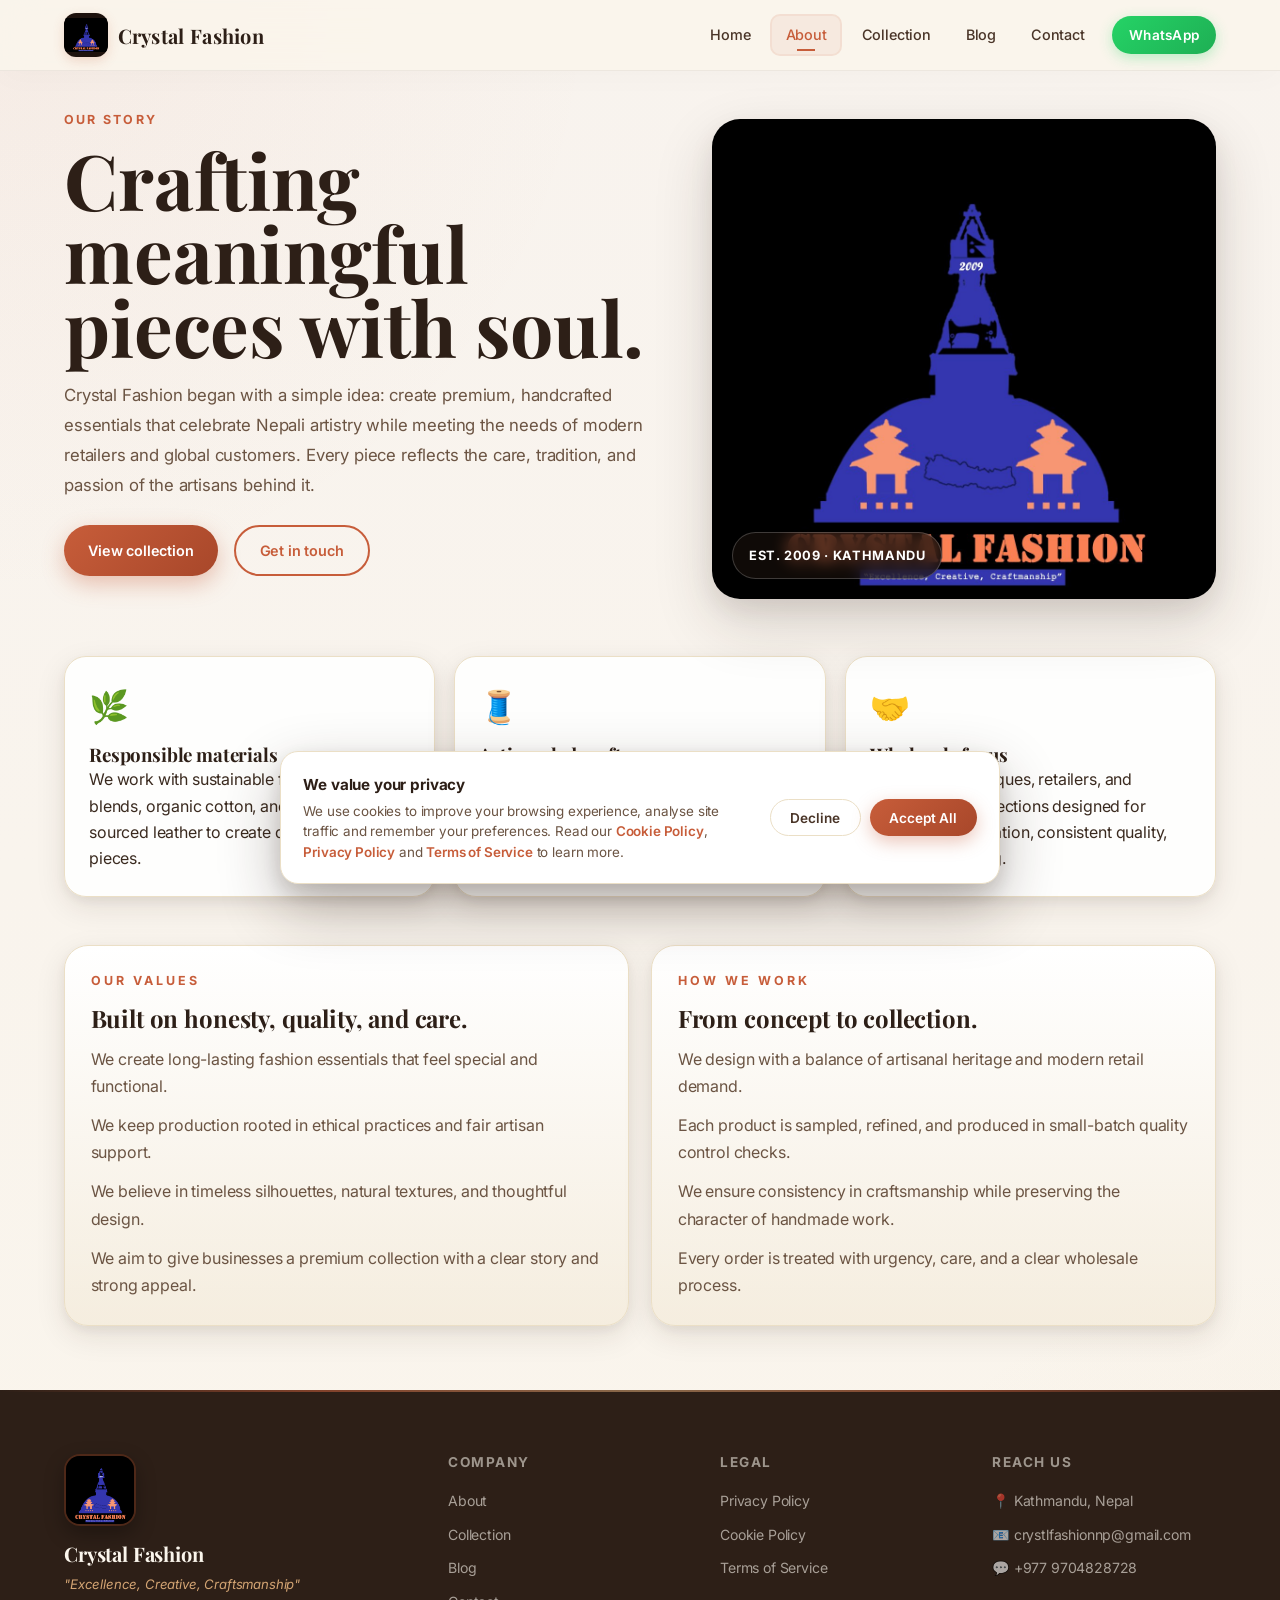
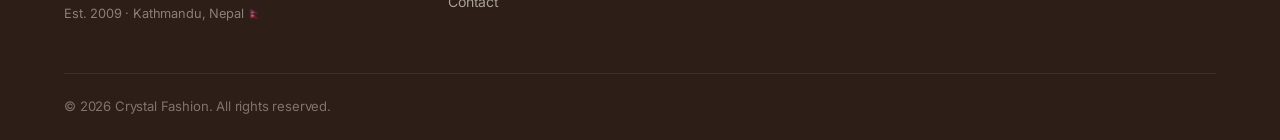
<file: about.html>
<!DOCTYPE html>
<html lang="en">
<head>
    <meta charset="UTF-8">
    <meta name="viewport" content="width=device-width, initial-scale=1.0">
    <meta name="description" content="Learn the story behind Crystal Fashion — our artisans, values, and craftsmanship from Kathmandu, Nepal, creating premium handcrafted fashion for wholesale buyers around the world.">
    <meta name="keywords" content="about Crystal Fashion, handcrafted fashion Nepal, artisan fashion story, Kathmandu fashion brand, sustainable craftsmanship">
    <meta name="robots" content="index, follow">
    <meta name="theme-color" content="#c75d3a">
    <meta property="og:title" content="About Crystal Fashion | Handcrafted Fashion from Nepal">
    <meta property="og:description" content="Our story, heritage, and craftsmanship from Kathmandu, Nepal.">
    <meta property="og:image" content="https://www.crystalfashionnepal.com/images/logo.png">
    <meta property="og:url" content="https://www.crystalfashionnepal.com/about.html">
    <meta name="twitter:card" content="summary_large_image">
    <link rel="canonical" href="https://www.crystalfashionnepal.com/about.html">
    <link rel="manifest" href="site.webmanifest">
    <title>About Us · Crystal Fashion</title>
    <link rel="icon" type="image/png" href="images/logo.png">
    <link href="https://fonts.googleapis.com/css2?family=Playfair+Display:ital,wght@0,400;0,600;0,700;0,900;1,400&family=Inter:wght@300;400;500;600;700&display=swap" rel="stylesheet">
    <link rel="stylesheet" href="css/style.css">
    <style>
        .about-page .main-wrap { max-width: 1200px; margin: 0 auto; padding: 110px 1.5rem 4rem; }
        .about-hero {
            display: grid;
            grid-template-columns: 1.1fr 0.9fr;
            gap: 2rem;
            align-items: center;
            margin-bottom: 3rem;
        }
        .about-hero-copy h1 {
            font-size: clamp(2.7rem, 6vw, 4.8rem);
            line-height: 0.96;
            margin-bottom: 1rem;
        }
        .about-hero-copy p {
            color: var(--brown-soft);
            font-size: 1.05rem;
            line-height: 1.8;
            max-width: 620px;
        }
        .about-hero-visual {
            position: relative;
            min-height: 480px;
        }
        .about-hero-visual img {
            width: 100%;
            height: 100%;
            min-height: 480px;
            object-fit: cover;
            border-radius: 28px;
            box-shadow: var(--shadow-lg);
        }
        .about-badge {
            position: absolute;
            left: 20px;
            bottom: 20px;
            background: rgba(25,17,12,0.6);
            border: 1px solid rgba(255,255,255,0.2);
            backdrop-filter: blur(8px);
            color: #fff;
            padding: 0.75rem 1rem;
            font-size: 0.8rem;
            font-weight: 700;
            border-radius: 999px;
            letter-spacing: 0.05em;
            text-transform: uppercase;
        }
        .about-grid { display: grid; grid-template-columns: repeat(3, minmax(0,1fr)); gap: 1.2rem; margin: 1.5rem 0 3rem; }
        .about-card {
            background: rgba(255,255,255,0.9);
            border: 1px solid var(--border);
            border-radius: 22px;
            padding: 1.5rem;
            box-shadow: var(--shadow-md);
        }
        .about-card .icon { font-size: 2rem; margin-bottom: 0.6rem; }
        .about-sections { display: grid; grid-template-columns: 1fr 1fr; gap: 1.4rem; }
        .about-panel {
            background: linear-gradient(180deg, #fff 0%, rgba(243,234,217,0.7) 100%);
            border: 1px solid var(--border);
            border-radius: 24px;
            padding: 1.6rem;
            box-shadow: var(--shadow-md);
        }
        .about-panel ul { margin-top: 0.8rem; display: grid; gap: 0.75rem; }
        .about-panel li { color: var(--brown-soft); line-height: 1.7; }
        @media (max-width: 840px) {
            .about-hero, .about-grid, .about-sections { grid-template-columns: 1fr; }
        }
    </style>
</head>
<body class="about-page luxury-page">
    <header class="header sticky-header" id="mainHeader">
        <div class="header-container">
            <a href="index.html#home" class="logo">
                <div class="logo-img-wrap"><img src="images/logo.png" alt="Crystal Fashion Logo" class="logo-img"></div>
                <span class="logo-text">Crystal Fashion</span>
            </a>
            <nav class="nav-menu" id="navMenu">
                <a href="index.html#home" class="nav-link">Home</a>
                <a href="index.html#about" class="nav-link active">About</a>
                <a href="index.html#products" class="nav-link">Collection</a>
                <a href="index.html#blog" class="nav-link">Blog</a>
                <a href="index.html#contact" class="nav-link">Contact</a>
                <a href="https://wa.me/9779704828728" class="nav-whatsapp" target="_blank" rel="noopener">WhatsApp</a>
            </nav>
            <button class="mobile-menu-btn" id="mobileMenuBtn" aria-label="Toggle menu"><span></span><span></span><span></span></button>
        </div>
    </header>

    <main class="main-wrap">
        <section class="about-hero">
            <div class="about-hero-copy">
                <div class="section-label">Our Story</div>
                <h1>Crafting meaningful pieces with soul.</h1>
                <p>Crystal Fashion began with a simple idea: create premium, handcrafted essentials that celebrate Nepali artistry while meeting the needs of modern retailers and global customers. Every piece reflects the care, tradition, and passion of the artisans behind it.</p>
                <div class="hero-actions" style="margin-top:1.5rem;">
                    <a href="index.html#products" class="btn btn-primary">View collection</a>
                    <a href="index.html#contact" class="btn btn-secondary">Get in touch</a>
                </div>
            </div>
            <div class="about-hero-visual">
                <img src="images/logo.png" alt="Handcrafted Crystal Fashion collection">
                <span class="about-badge">Est. 2009 · Kathmandu</span>
            </div>
        </section>

        <section class="about-grid">
            <div class="about-card">
                <div class="icon">🌿</div>
                <h3>Responsible materials</h3>
                <p>We work with sustainable fibers, hemp blends, organic cotton, and carefully sourced leather to create durable, elevated pieces.</p>
            </div>
            <div class="about-card">
                <div class="icon">🧵</div>
                <h3>Artisan-led craft</h3>
                <p>Our products are shaped by generations of Nepali craftsmanship, traditional techniques, and skilled hand-finishing details.</p>
            </div>
            <div class="about-card">
                <div class="icon">🤝</div>
                <h3>Wholesale focus</h3>
                <p>We support boutiques, retailers, and resellers with collections designed for premium presentation, consistent quality, and easy ordering.</p>
            </div>
        </section>

        <section class="about-sections">
            <div class="about-panel">
                <div class="section-label">Our values</div>
                <h2>Built on honesty, quality, and care.</h2>
                <ul>
                    <li>We create long-lasting fashion essentials that feel special and functional.</li>
                    <li>We keep production rooted in ethical practices and fair artisan support.</li>
                    <li>We believe in timeless silhouettes, natural textures, and thoughtful design.</li>
                    <li>We aim to give businesses a premium collection with a clear story and strong appeal.</li>
                </ul>
            </div>
            <div class="about-panel">
                <div class="section-label">How we work</div>
                <h2>From concept to collection.</h2>
                <ul>
                    <li>We design with a balance of artisanal heritage and modern retail demand.</li>
                    <li>Each product is sampled, refined, and produced in small-batch quality control checks.</li>
                    <li>We ensure consistency in craftsmanship while preserving the character of handmade work.</li>
                    <li>Every order is treated with urgency, care, and a clear wholesale process.</li>
                </ul>
            </div>
        </section>
    </main>

    <footer class="footer">
        <div class="container">
            <div class="footer-grid">
                <div class="footer-brand">
                    <div class="footer-logo-wrap"><img src="images/logo.png" alt="Crystal Fashion Logo" class="footer-logo"></div>
                    <h3>Crystal Fashion</h3>
                    <p class="footer-tagline">"Excellence, Creative, Craftsmanship"</p>
                    <p class="footer-est">Est. 2009 · Kathmandu, Nepal 🇳🇵</p>
                </div>
                <div class="footer-section">
                    <h4>Company</h4>
                    <ul>
                        <li><a href="index.html#about">About</a></li>
                        <li><a href="index.html#products">Collection</a></li>
                        <li><a href="index.html#blog">Blog</a></li>
                        <li><a href="index.html#contact">Contact</a></li>
                    </ul>
                </div>
                <div class="footer-section">
                    <h4>Legal</h4>
                    <ul>
                        <li><a href="privacy.html">Privacy Policy</a></li>
                        <li><a href="cookies.html">Cookie Policy</a></li>
                        <li><a href="terms.html">Terms of Service</a></li>
                    </ul>
                </div>
                <div class="footer-section">
                    <h4>Reach us</h4>
                    <ul>
                        <li>📍 Kathmandu, Nepal</li>
                        <li>📧 <a href="mailto:crystlfashionnp@gmail.com">crystlfashionnp@gmail.com</a></li>
                        <li>💬 <a href="https://wa.me/9779704828728">+977 9704828728</a></li>
                    </ul>
                </div>
            </div>
            <div class="footer-bottom"><p>&copy; <span id="year"></span> Crystal Fashion. All rights reserved.</p></div>
        </div>
    </footer>

    <script>
        document.getElementById('year').textContent = new Date().getFullYear();
        const menu = document.getElementById('navMenu');
        const trigger = document.getElementById('mobileMenuBtn');
        if (menu && trigger) {
            trigger.addEventListener('click', () => {
                menu.classList.toggle('active');
                trigger.classList.toggle('open');
            });
        }
        window.addEventListener('scroll', () => document.getElementById('mainHeader')?.classList.toggle('scrolled', window.scrollY > 50), { passive: true });
    </script>
    <script src="js/cookie-consent.js"></script>
</body>
</html>
</file>
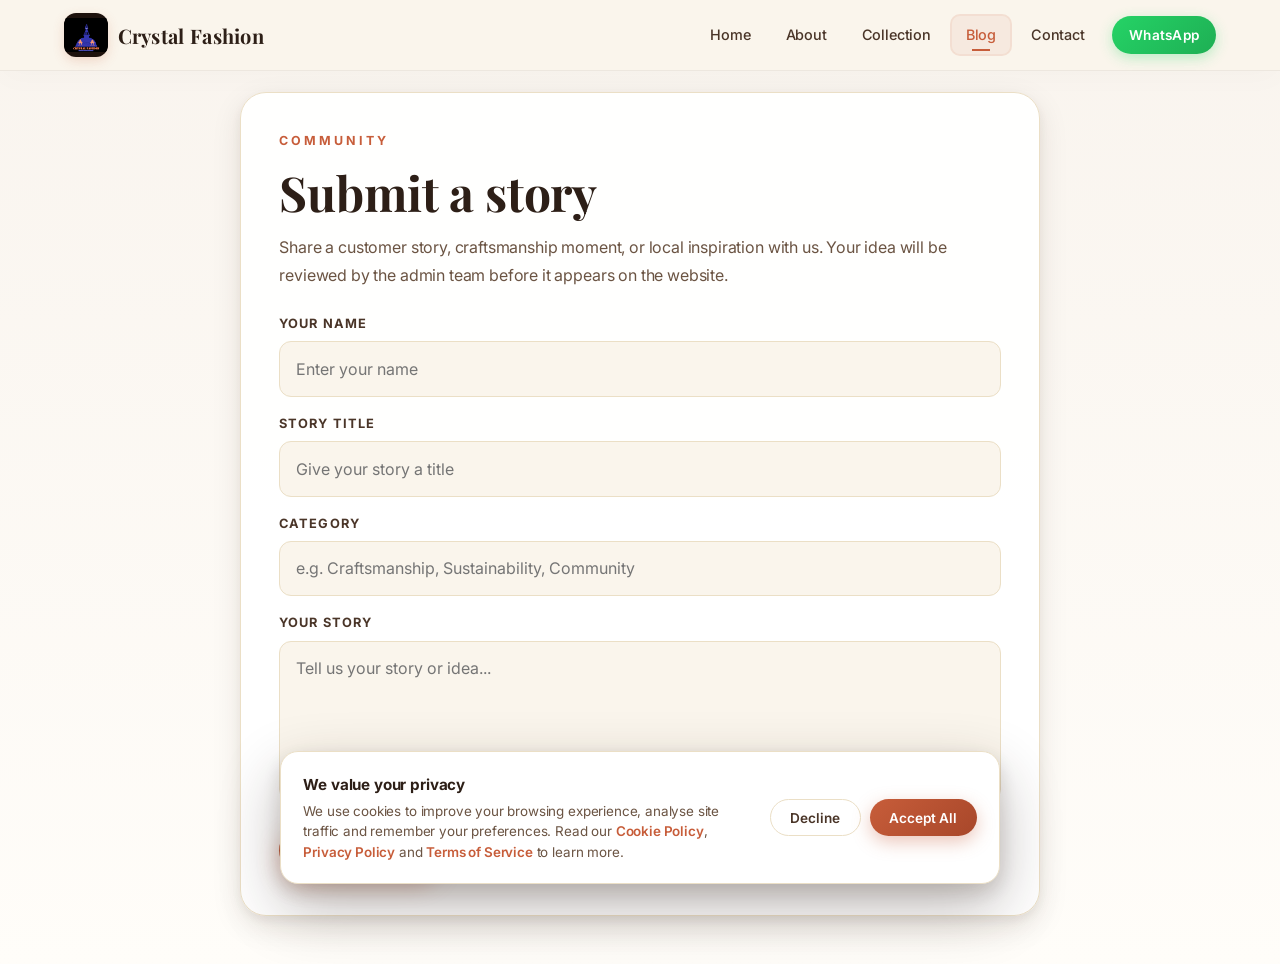
<file: blog-submit.html>
<!DOCTYPE html>
<html lang="en">
<head>
    <meta charset="UTF-8">
    <meta name="viewport" content="width=device-width, initial-scale=1.0">
    <meta name="description" content="Submit a story idea for review to Crystal Fashion's journal.">
    <meta name="robots" content="noindex, nofollow">
    <meta name="theme-color" content="#c75d3a">
    <title>Submit a Story · Crystal Fashion</title>
    <link rel="icon" type="image/png" href="images/logo.png">
    <link href="https://fonts.googleapis.com/css2?family=Playfair+Display:ital,wght@0,400;0,600;0,700;0,900&family=Inter:wght@300;400;500;600;700&display=swap" rel="stylesheet">
    <link rel="stylesheet" href="css/style.css">
    <style>
        body { background: linear-gradient(180deg, #f9f4ee 0%, #fffdf9 100%); }
        .submit-page { min-height: 100vh; padding-top: 92px; }
        .submit-wrap {
            max-width: 840px;
            margin: 0 auto;
            padding: 0 1.25rem 3rem;
        }
        .submit-card {
            background: rgba(255,255,255,0.96);
            border: 1px solid var(--border);
            border-radius: 26px;
            box-shadow: var(--shadow-md);
            padding: clamp(1.4rem, 3vw, 2.4rem);
        }
        .submit-card h1 {
            font-size: clamp(2rem, 5vw, 3rem);
            margin: 0.5rem 0 0.8rem;
        }
        .submit-card p { color: var(--brown-soft); line-height: 1.7; }
        .submit-form {
            display: grid;
            gap: 1rem;
            margin-top: 1.5rem;
        }
        .field { display: grid; gap: 0.45rem; }
        .field label {
            font-size: 0.8rem;
            letter-spacing: 0.08em;
            text-transform: uppercase;
            font-weight: 700;
            color: var(--brown-2);
        }
        .field input, .field textarea {
            width: 100%;
            border: 1.5px solid var(--border);
            background: var(--ivory);
            border-radius: 12px;
            padding: 0.85rem 1rem;
            font: inherit;
            color: var(--brown);
        }
        .field input:focus, .field textarea:focus {
            outline: none;
            border-color: var(--terracotta);
            background: #fff;
        }
        .field textarea { min-height: 160px; resize: vertical; }
        .submit-row {
            display: flex;
            gap: 0.8rem;
            flex-wrap: wrap;
            margin-top: 0.5rem;
        }
        .submit-status {
            display: none;
            margin-top: 1rem;
            padding: 0.9rem 1rem;
            border-radius: 12px;
            font-weight: 600;
        }
        .submit-status.show { display: block; }
        .submit-status.success {
            background: rgba(46,125,79,0.1);
            color: #1f5f3d;
            border: 1px solid rgba(46,125,79,0.25);
        }
        .submit-status.error {
            background: rgba(179,57,46,0.08);
            color: #9a2e25;
            border: 1px solid rgba(179,57,46,0.2);
        }
        @media (max-width: 700px) {
            .submit-page { padding-top: 84px; }
            .submit-card { padding: 1.2rem 1rem; }
            .submit-row { flex-direction: column; }
            .submit-row .btn { width: 100%; }
        }
    </style>
</head>
<body class="submit-page luxury-page">
    <header class="header sticky-header" id="mainHeader">
        <div class="header-container">
            <a href="index.html#home" class="logo">
                <div class="logo-img-wrap"><img src="images/logo.png" alt="Crystal Fashion Logo" class="logo-img"></div>
                <span class="logo-text">Crystal Fashion</span>
            </a>
            <nav class="nav-menu" id="navMenu">
                <a href="index.html#home" class="nav-link">Home</a>
                <a href="index.html#about" class="nav-link">About</a>
                <a href="index.html#products" class="nav-link">Collection</a>
                <a href="index.html#blog" class="nav-link active">Blog</a>
                <a href="index.html#contact" class="nav-link">Contact</a>
                <a href="https://wa.me/9779704828728" class="nav-whatsapp" target="_blank" rel="noopener">WhatsApp</a>
            </nav>
            <button class="mobile-menu-btn" id="mobileMenuBtn" aria-label="Toggle menu"><span></span><span></span><span></span></button>
        </div>
    </header>

    <main class="submit-wrap">
        <section class="submit-card">
            <div class="section-label" style="color: var(--terracotta);">Community</div>
            <h1>Submit a story</h1>
            <p>Share a customer story, craftsmanship moment, or local inspiration with us. Your idea will be reviewed by the admin team before it appears on the website.</p>

            <form id="blogSubmitForm" class="submit-form">
                <div class="field">
                    <label for="guestName">Your name</label>
                    <input id="guestName" type="text" maxlength="80" placeholder="Enter your name" required>
                </div>
                <div class="field">
                    <label for="guestTitle">Story title</label>
                    <input id="guestTitle" type="text" maxlength="120" placeholder="Give your story a title" required>
                </div>
                <div class="field">
                    <label for="guestCategory">Category</label>
                    <input id="guestCategory" type="text" maxlength="40" placeholder="e.g. Craftsmanship, Sustainability, Community" required>
                </div>
                <div class="field">
                    <label for="guestStory">Your story</label>
                    <textarea id="guestStory" maxlength="4000" placeholder="Tell us your story or idea..." required></textarea>
                </div>
                <div class="submit-row">
                    <button type="submit" class="btn btn-primary">Send for review</button>
                    <a href="index.html#blog" class="btn btn-secondary">Back to Blog</a>
                </div>
            </form>

            <div id="submitStatus" class="submit-status"></div>
        </section>
    </main>

    <script>
        const SUBMISSIONS_KEY = 'cf_blog_submissions';

        function loadSubmissions() {
            try {
                const stored = JSON.parse(localStorage.getItem(SUBMISSIONS_KEY) || 'null');
                return Array.isArray(stored) ? stored : [];
            } catch (e) {
                return [];
            }
        }

        function saveSubmissions(list) {
            localStorage.setItem(SUBMISSIONS_KEY, JSON.stringify(list));
        }

        document.addEventListener('DOMContentLoaded', function () {
            const menu = document.getElementById('navMenu');
            const trigger = document.getElementById('mobileMenuBtn');
            const header = document.getElementById('mainHeader');

            if (trigger && menu) {
                trigger.addEventListener('click', function () {
                    menu.classList.toggle('active');
                    trigger.classList.toggle('open');
                });
            }

            if (header) {
                window.addEventListener('scroll', function () {
                    header.classList.toggle('scrolled', window.scrollY > 50);
                }, { passive: true });
            }

            const form = document.getElementById('blogSubmitForm');
            const statusBox = document.getElementById('submitStatus');

            form.addEventListener('submit', function (e) {
                e.preventDefault();

                const author = document.getElementById('guestName').value.trim();
                const title = document.getElementById('guestTitle').value.trim();
                const category = document.getElementById('guestCategory').value.trim();
                const content = document.getElementById('guestStory').value.trim();

                if (!author || !title || !category || !content) {
                    statusBox.className = 'submit-status show error';
                    statusBox.textContent = 'Please fill in every field before submitting.';
                    return;
                }

                const submissions = loadSubmissions();
                const entry = {
                    id: Date.now(),
                    title: title,
                    author: author,
                    category: category,
                    date: new Date().toISOString().slice(0, 10),
                    image: '',
                    excerpt: content.slice(0, 180) + (content.length > 180 ? '...' : ''),
                    content: content
                };

                submissions.unshift(entry);
                saveSubmissions(submissions);

                statusBox.className = 'submit-status show success';
                statusBox.textContent = 'Your submission has been sent for admin approval. We will review it soon.';
                form.reset();
            });
        });
    </script>
    <script src="js/cookie-consent.js"></script>
</body>
</html>
</file>
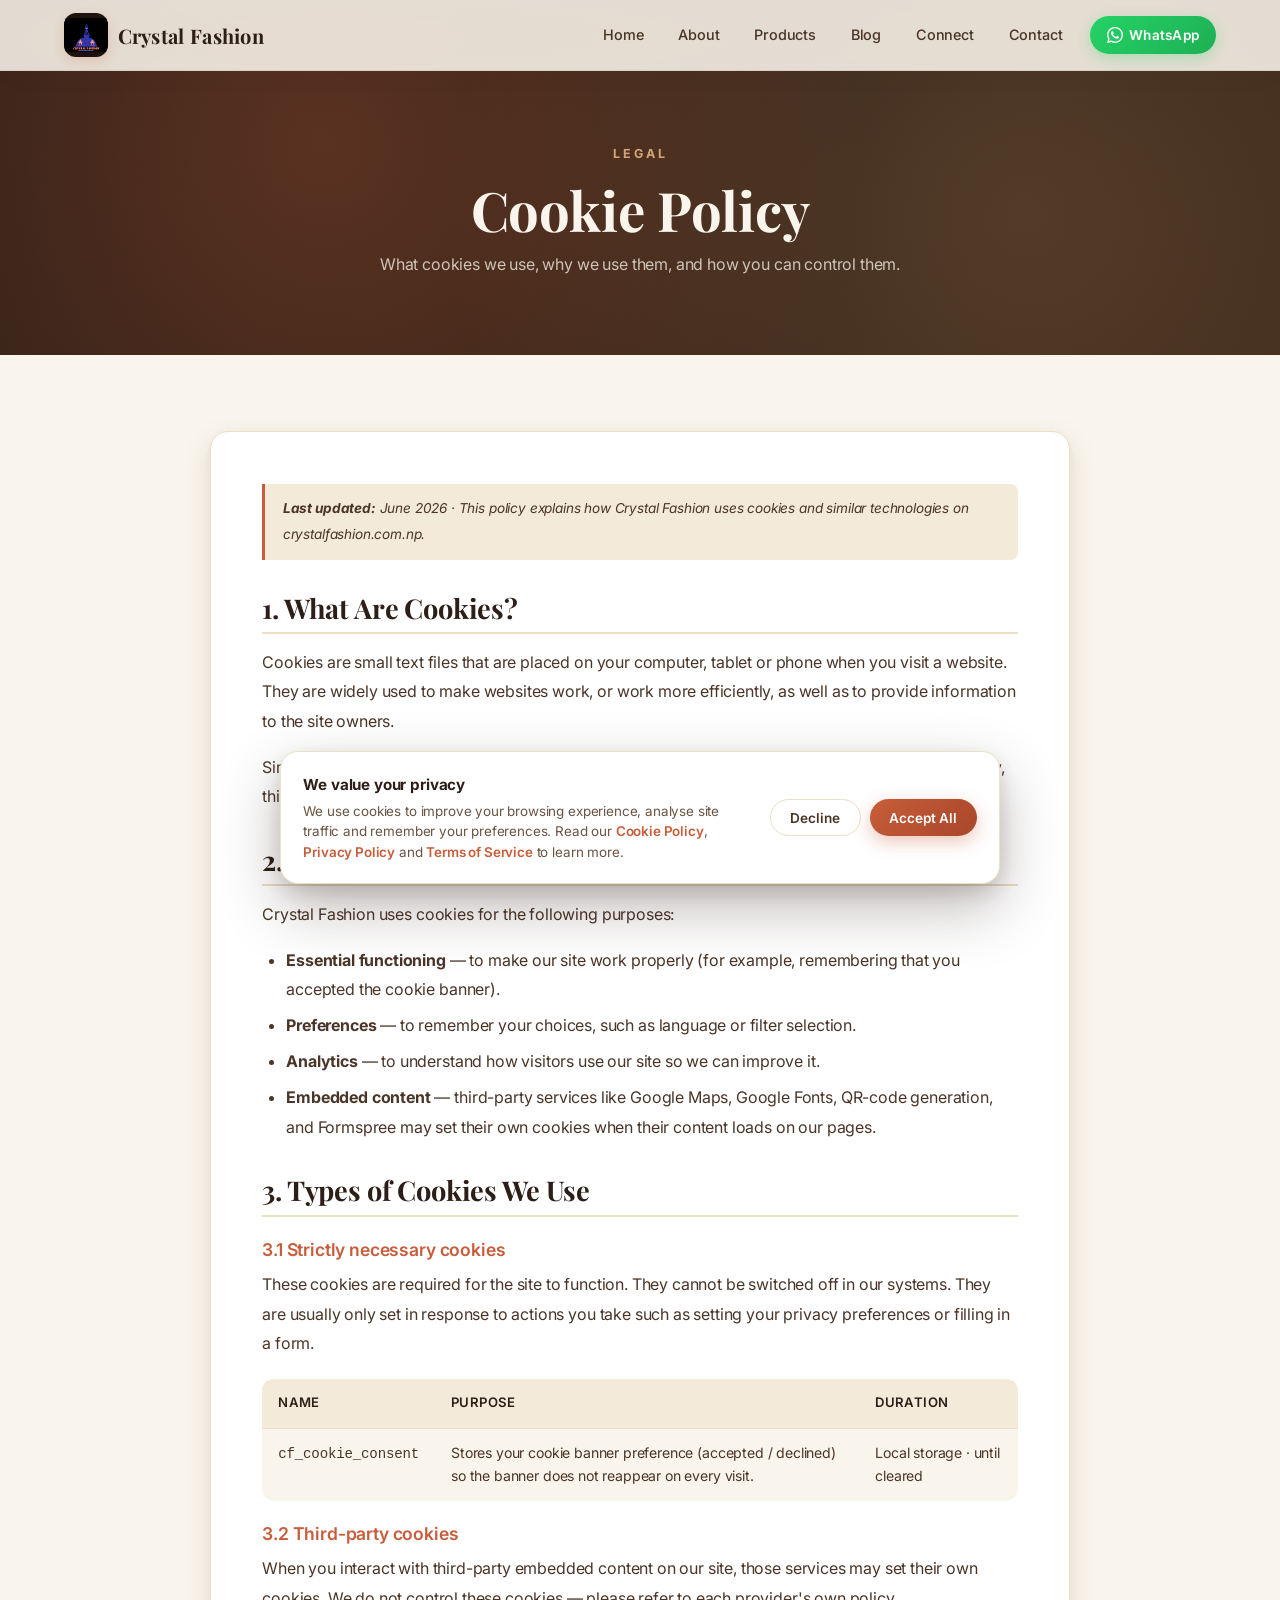
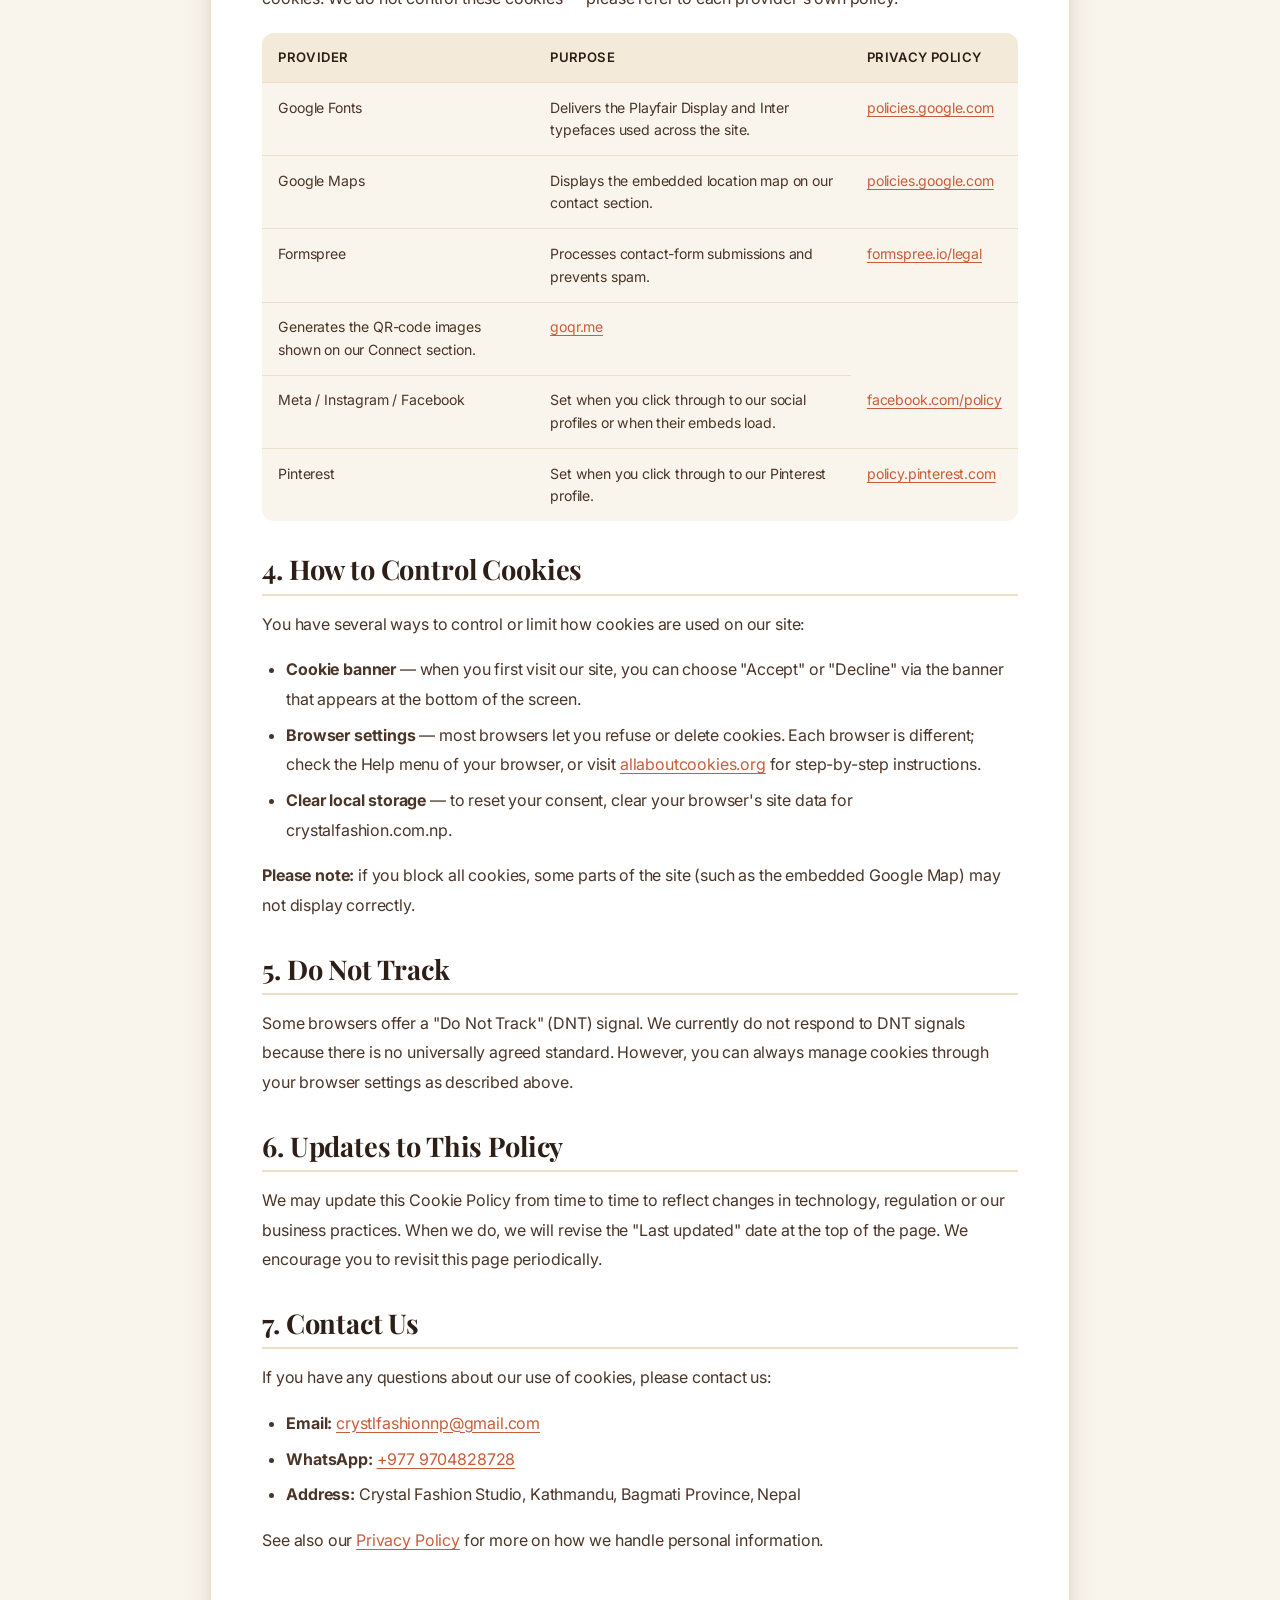
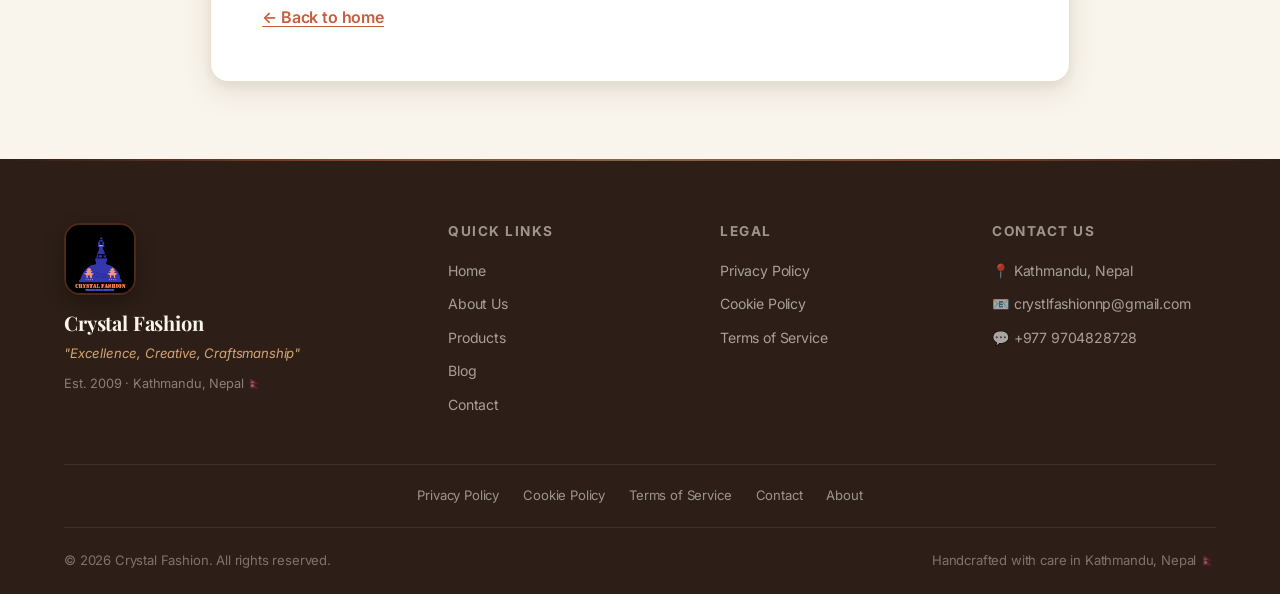
<file: cookies.html>
<!DOCTYPE html>
<html lang="en">
<head>
    <meta charset="UTF-8">
    <meta name="viewport" content="width=device-width, initial-scale=1.0">
    <meta name="description" content="Cookie Policy for Crystal Fashion — what cookies we use and how to control them.">
    <meta name="robots" content="noindex, follow">
    <meta name="theme-color" content="#c75d3a">
    <meta property="og:title" content="Cookie Policy | Crystal Fashion">
    <meta property="og:description" content="Learn how Crystal Fashion uses cookies and analytics on our website.">
    <link rel="canonical" href="https://www.crystalfashionnepal.com/cookies.html">
    <title>Cookie Policy · Crystal Fashion</title>
    <link rel="icon" type="image/png" href="images/logo.png">
    <link href="https://fonts.googleapis.com/css2?family=Playfair+Display:ital,wght@0,400;0,600;0,700;0,900;1,400&family=Inter:wght@300;400;500;600;700&display=swap" rel="stylesheet">
    <link rel="stylesheet" href="css/style.css">
    <style>
        .cookie-table {
            width: 100%; border-collapse: collapse;
            margin: 1.25rem 0; font-size: 0.88rem;
            background: var(--ivory); border-radius: 12px; overflow: hidden;
        }
        .cookie-table th, .cookie-table td {
            padding: 0.85rem 1rem; text-align: left;
            border-bottom: 1px solid var(--ivory-deep);
            vertical-align: top;
        }
        .cookie-table th {
            background: var(--ivory-warm);
            color: var(--brown);
            font-weight: 600; font-size: 0.82rem;
            letter-spacing: 0.4px; text-transform: uppercase;
        }
        .cookie-table td { color: var(--brown-2); line-height: 1.6; }
        .cookie-table tr:last-child td { border-bottom: none; }
        @media (max-width: 600px) {
            .cookie-table, .cookie-table thead, .cookie-table tbody, .cookie-table tr, .cookie-table th, .cookie-table td { display: block; }
            .cookie-table thead { display: none; }
            .cookie-table tr { margin-bottom: 1rem; border: 1px solid var(--ivory-deep); border-radius: 10px; padding: 0.5rem; }
            .cookie-table td { border: none; padding: 0.4rem 0.6rem; }
            .cookie-table td::before { content: attr(data-label); font-weight: 700; display: block; color: var(--brown); font-size: 0.72rem; letter-spacing: 0.5px; text-transform: uppercase; margin-bottom: 0.25rem; }
        }
    </style>
</head>
<body>

    <!-- Navigation -->
    <header class="header sticky-header" id="mainHeader">
        <div class="header-container">
            <a href="index.html#home" class="logo">
                <div class="logo-img-wrap">
                    <img src="images/logo.png" alt="Crystal Fashion Logo" class="logo-img">
                </div>
                <span class="logo-text">Crystal Fashion</span>
            </a>
            <nav class="nav-menu" id="navMenu">
                <a href="index.html#home" class="nav-link">Home</a>
                <a href="index.html#about" class="nav-link">About</a>
                <a href="index.html#products" class="nav-link">Products</a>
                <a href="index.html#blog" class="nav-link">Blog</a>
                <a href="index.html#connect" class="nav-link">Connect</a>
                <a href="index.html#contact" class="nav-link">Contact</a>
                <a href="https://wa.me/9779704828728" class="nav-whatsapp" target="_blank" rel="noopener">
                    <svg viewBox="0 0 24 24" fill="currentColor" width="16" height="16"><path d="M17.472 14.382c-.297-.149-1.758-.867-2.03-.967-.273-.099-.471-.148-.67.15-.197.297-.767.966-.94 1.164-.173.199-.347.223-.644.075-.297-.15-1.255-.463-2.39-1.475-.883-.788-1.48-1.761-1.653-2.059-.173-.297-.018-.458.13-.606.134-.133.298-.347.446-.52.149-.174.198-.298.298-.497.099-.198.05-.371-.025-.52-.075-.149-.669-1.612-.916-2.207-.242-.579-.487-.5-.669-.51-.173-.008-.371-.01-.57-.01-.198 0-.52.074-.792.372-.272.297-1.04 1.016-1.04 2.479 0 1.462 1.065 2.875 1.213 3.074.149.198 2.096 3.2 5.077 4.487.709.306 1.262.489 1.694.625.712.227 1.36.195 1.871.118.571-.085 1.758-.719 2.006-1.413.248-.694.248-1.289.173-1.413-.074-.124-.272-.198-.57-.347m-5.421 7.403h-.004a9.87 9.87 0 0 1-5.031-1.378l-.361-.214-3.741.982.998-3.648-.235-.374a9.86 9.86 0 0 1-1.51-5.26c.001-5.45 4.436-9.884 9.888-9.884 2.64 0 5.122 1.03 6.988 2.898a9.825 9.825 0 0 1 2.893 6.994c-.003 5.45-4.437 9.884-9.885 9.884m8.413-18.297A11.815 11.815 0 0 0 12.05 0C5.495 0 .16 5.335.157 11.892c0 2.096.547 4.142 1.588 5.945L.057 24l6.305-1.654a11.882 11.882 0 0 0 5.683 1.448h.005c6.554 0 11.89-5.335 11.893-11.893a11.821 11.821 0 0 0-3.48-8.413z"/></svg>
                    WhatsApp
                </a>
            </nav>
            <button class="mobile-menu-btn" id="mobileMenuBtn" aria-label="Toggle menu">
                <span></span><span></span><span></span>
            </button>
        </div>
    </header>

    <main class="main-content">

    <section class="legal-hero">
        <div class="container">
            <div class="section-label">Legal</div>
            <h1>Cookie Policy</h1>
            <p>What cookies we use, why we use them, and how you can control them.</p>
        </div>
    </section>

    <section class="legal-content">
        <div class="container">
            <article class="legal-card">

                <p class="legal-meta"><strong>Last updated:</strong> June 2026 · This policy explains how Crystal Fashion uses cookies and similar technologies on crystalfashion.com.np.</p>

                <h2>1. What Are Cookies?</h2>
                <p>Cookies are small text files that are placed on your computer, tablet or phone when you visit a website. They are widely used to make websites work, or work more efficiently, as well as to provide information to the site owners.</p>
                <p>Similar technologies we may use include <strong>local storage</strong>, <strong>session storage</strong>, and <strong>pixel tags</strong>. For simplicity, this policy refers to all of these collectively as "cookies".</p>

                <h2>2. Why We Use Cookies</h2>
                <p>Crystal Fashion uses cookies for the following purposes:</p>
                <ul>
                    <li><strong>Essential functioning</strong> — to make our site work properly (for example, remembering that you accepted the cookie banner).</li>
                    <li><strong>Preferences</strong> — to remember your choices, such as language or filter selection.</li>
                    <li><strong>Analytics</strong> — to understand how visitors use our site so we can improve it.</li>
                    <li><strong>Embedded content</strong> — third-party services like Google Maps, Google Fonts, QR-code generation, and Formspree may set their own cookies when their content loads on our pages.</li>
                </ul>

                <h2>3. Types of Cookies We Use</h2>

                <h3>3.1 Strictly necessary cookies</h3>
                <p>These cookies are required for the site to function. They cannot be switched off in our systems. They are usually only set in response to actions you take such as setting your privacy preferences or filling in a form.</p>

                <table class="cookie-table" aria-label="Strictly necessary cookies">
                    <thead>
                        <tr><th>Name</th><th>Purpose</th><th>Duration</th></tr>
                    </thead>
                    <tbody>
                        <tr>
                            <td data-label="Name"><code>cf_cookie_consent</code></td>
                            <td data-label="Purpose">Stores your cookie banner preference (accepted / declined) so the banner does not reappear on every visit.</td>
                            <td data-label="Duration">Local storage · until cleared</td>
                        </tr>
                    </tbody>
                </table>

                <h3>3.2 Third-party cookies</h3>
                <p>When you interact with third-party embedded content on our site, those services may set their own cookies. We do not control these cookies — please refer to each provider's own policy.</p>

                <table class="cookie-table" aria-label="Third party cookies">
                    <thead>
                        <tr><th>Provider</th><th>Purpose</th><th>Privacy Policy</th></tr>
                    </thead>
                    <tbody>
                        <tr>
                            <td data-label="Provider">Google Fonts</td>
                            <td data-label="Purpose">Delivers the Playfair Display and Inter typefaces used across the site.</td>
                            <td data-label="Privacy Policy"><a href="https://policies.google.com/privacy" target="_blank" rel="noopener">policies.google.com</a></td>
                        </tr>
                        <tr>
                            <td data-label="Provider">Google Maps</td>
                            <td data-label="Purpose">Displays the embedded location map on our contact section.</td>
                            <td data-label="Privacy Policy"><a href="https://policies.google.com/privacy" target="_blank" rel="noopener">policies.google.com</a></td>
                        </tr>
                        <tr>
                            <td data-label="Provider">Formspree</td>
                            <td data-label="Purpose">Processes contact-form submissions and prevents spam.</td>
                            <td data-label="Privacy Policy"><a href="https://formspree.io/legal/privacy-policy/" target="_blank" rel="noopener">formspree.io/legal</a></td>
                        </tr>
                        <tr>
                            <td data-label="Purpose">Generates the QR-code images shown on our Connect section.</td>
                            <td data-label="Privacy Policy"><a href="https://goqr.me/api/" target="_blank" rel="noopener">goqr.me</a></td>
                        </tr>
                        <tr>
                            <td data-label="Provider">Meta / Instagram / Facebook</td>
                            <td data-label="Purpose">Set when you click through to our social profiles or when their embeds load.</td>
                            <td data-label="Privacy Policy"><a href="https://www.facebook.com/policy.php" target="_blank" rel="noopener">facebook.com/policy</a></td>
                        </tr>
                        <tr>
                            <td data-label="Provider">Pinterest</td>
                            <td data-label="Purpose">Set when you click through to our Pinterest profile.</td>
                            <td data-label="Privacy Policy"><a href="https://policy.pinterest.com/en/privacy-policy" target="_blank" rel="noopener">policy.pinterest.com</a></td>
                        </tr>
                    </tbody>
                </table>

                <h2>4. How to Control Cookies</h2>
                <p>You have several ways to control or limit how cookies are used on our site:</p>
                <ul>
                    <li><strong>Cookie banner</strong> — when you first visit our site, you can choose "Accept" or "Decline" via the banner that appears at the bottom of the screen.</li>
                    <li><strong>Browser settings</strong> — most browsers let you refuse or delete cookies. Each browser is different; check the Help menu of your browser, or visit <a href="https://www.allaboutcookies.org" target="_blank" rel="noopener">allaboutcookies.org</a> for step-by-step instructions.</li>
                    <li><strong>Clear local storage</strong> — to reset your consent, clear your browser's site data for crystalfashion.com.np.</li>
                </ul>
                <p><strong>Please note:</strong> if you block all cookies, some parts of the site (such as the embedded Google Map) may not display correctly.</p>

                <h2>5. Do Not Track</h2>
                <p>Some browsers offer a "Do Not Track" (DNT) signal. We currently do not respond to DNT signals because there is no universally agreed standard. However, you can always manage cookies through your browser settings as described above.</p>

                <h2>6. Updates to This Policy</h2>
                <p>We may update this Cookie Policy from time to time to reflect changes in technology, regulation or our business practices. When we do, we will revise the "Last updated" date at the top of the page. We encourage you to revisit this page periodically.</p>

                <h2>7. Contact Us</h2>
                <p>If you have any questions about our use of cookies, please contact us:</p>
                <ul>
                    <li><strong>Email:</strong> <a href="mailto:crystlfashionnp@gmail.com">crystlfashionnp@gmail.com</a></li>
                    <li><strong>WhatsApp:</strong> <a href="https://wa.me/9779704828728">+977 9704828728</a></li>
                    <li><strong>Address:</strong> Crystal Fashion Studio, Kathmandu, Bagmati Province, Nepal</li>
                </ul>

                <p>See also our <a href="privacy.html">Privacy Policy</a> for more on how we handle personal information.</p>

                <a href="index.html#home" class="legal-back">← Back to home</a>
            </article>
        </div>
    </section>

    </main>

    <!-- ============ FOOTER ============ -->
    <footer class="footer">
        <div class="container">
            <div class="footer-grid">
                <div class="footer-brand">
                    <div class="footer-logo-wrap">
                        <img src="images/logo.png" alt="Crystal Fashion Logo" class="footer-logo">
                    </div>
                    <h3>Crystal Fashion</h3>
                    <p class="footer-tagline">"Excellence, Creative, Craftsmanship"</p>
                    <p class="footer-est">Est. 2009 · Kathmandu, Nepal 🇳🇵</p>
                </div>
                <div class="footer-section">
                    <h4>Quick Links</h4>
                    <ul>
                        <li><a href="index.html#home">Home</a></li>
                        <li><a href="index.html#about">About Us</a></li>
                        <li><a href="index.html#products">Products</a></li>
                        <li><a href="index.html#blog">Blog</a></li>
                        <li><a href="index.html#contact">Contact</a></li>
                    </ul>
                </div>
                <div class="footer-section">
                    <h4>Legal</h4>
                    <ul>
                        <li><a href="privacy.html">Privacy Policy</a></li>
                        <li><a href="cookies.html">Cookie Policy</a></li>
                        <li><a href="terms.html">Terms of Service</a></li>
                    </ul>
                </div>
                <div class="footer-section">
                    <h4>Contact Us</h4>
                    <ul>
                        <li>📍 Kathmandu, Nepal</li>
                        <li>📧 <a href="mailto:crystlfashionnp@gmail.com">crystlfashionnp@gmail.com</a></li>
                        <li>💬 <a href="https://wa.me/9779704828728">+977 9704828728</a></li>
                    </ul>
                </div>
            </div>
            <div class="footer-legal-links">
                <a href="privacy.html">Privacy Policy</a>
                <a href="cookies.html">Cookie Policy</a>
                <a href="terms.html">Terms of Service</a>
                <a href="index.html#contact">Contact</a>
                <a href="index.html#about">About</a>
            </div>
            <div class="footer-bottom">
                <p>&copy; <span id="year"></span> Crystal Fashion. All rights reserved.</p>
                <p>Handcrafted with care in Kathmandu, Nepal 🇳🇵</p>
            </div>
        </div>
    </footer>

    <script>
        document.getElementById('year').textContent = new Date().getFullYear();
        const mb = document.getElementById('mobileMenuBtn');
        const mn = document.getElementById('navMenu');
        if (mb && mn) {
            mb.addEventListener('click', () => { mn.classList.toggle('active'); mb.classList.toggle('open'); });
        }
        window.addEventListener('scroll', () => {
            document.getElementById('mainHeader')?.classList.toggle('scrolled', window.scrollY > 50);
        }, { passive: true });
    </script>
    <script src="js/cookie-consent.js"></script>
</body>
</html>
</file>
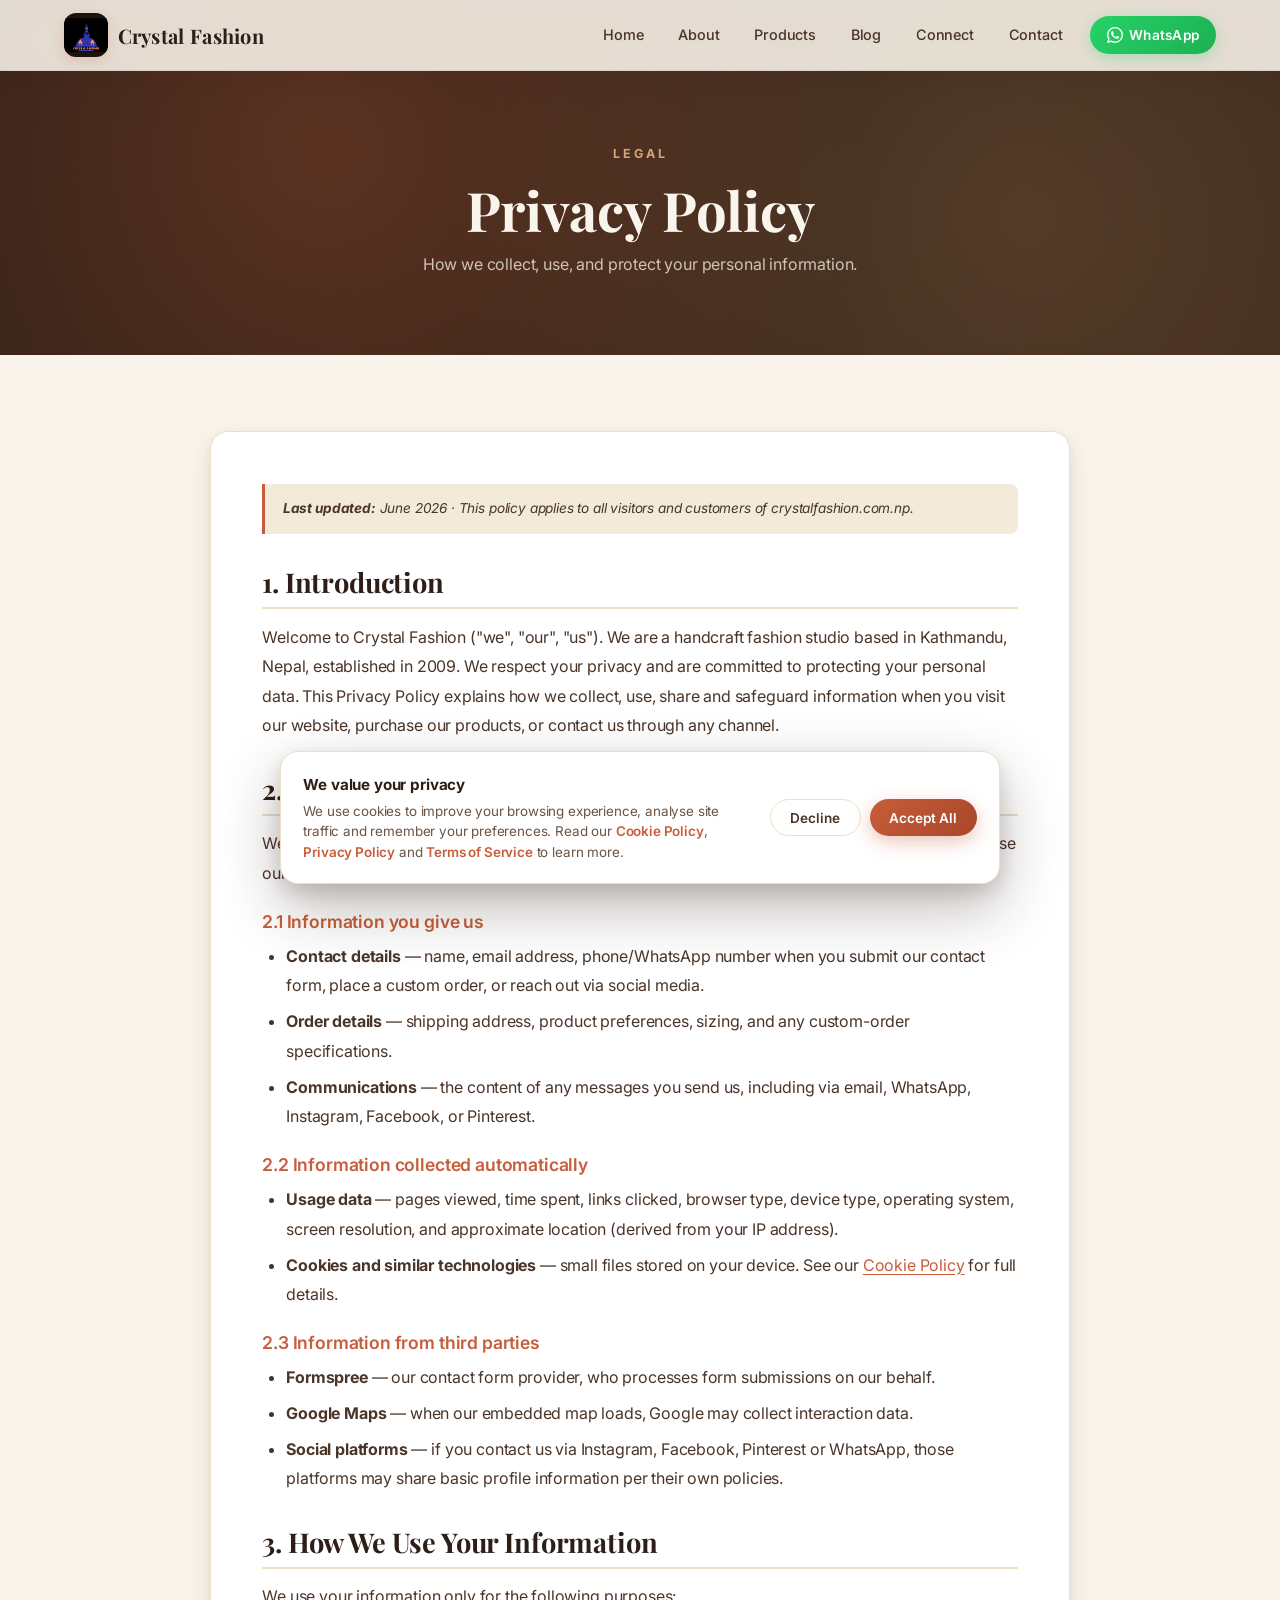
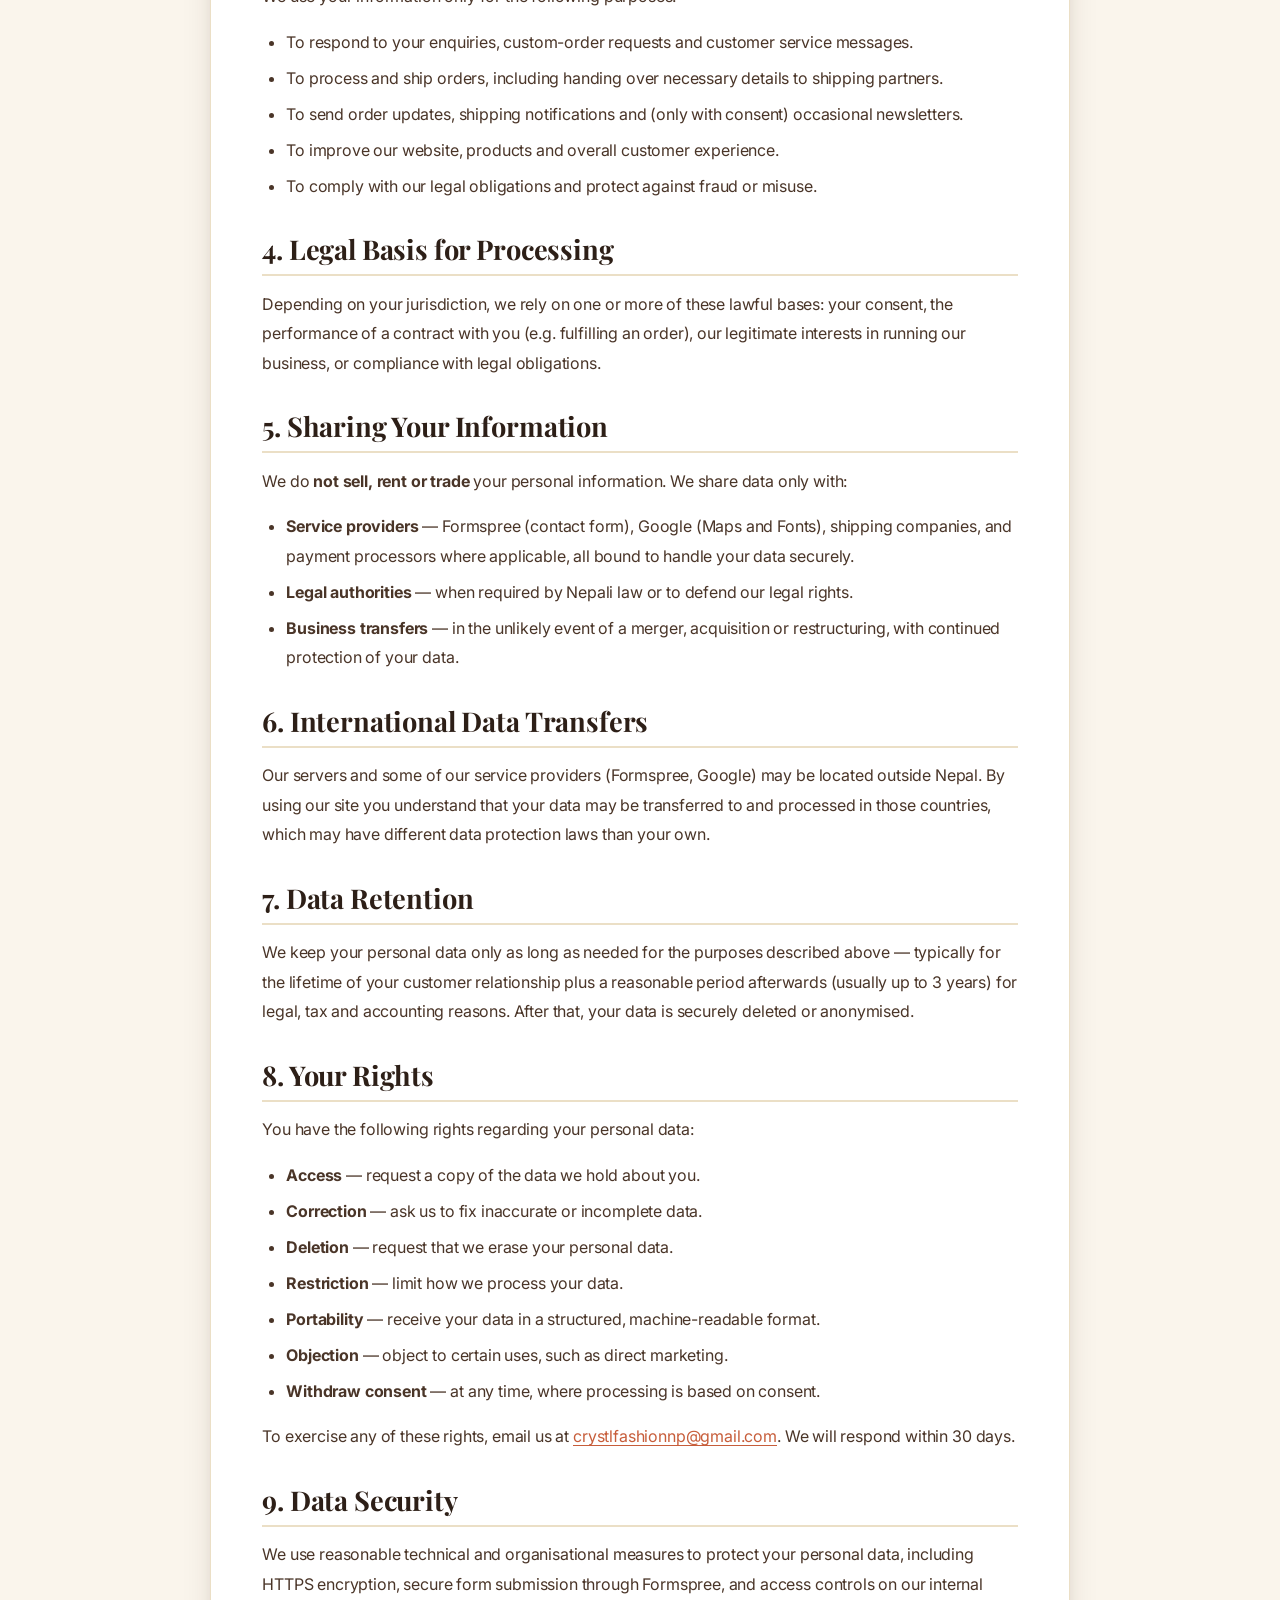
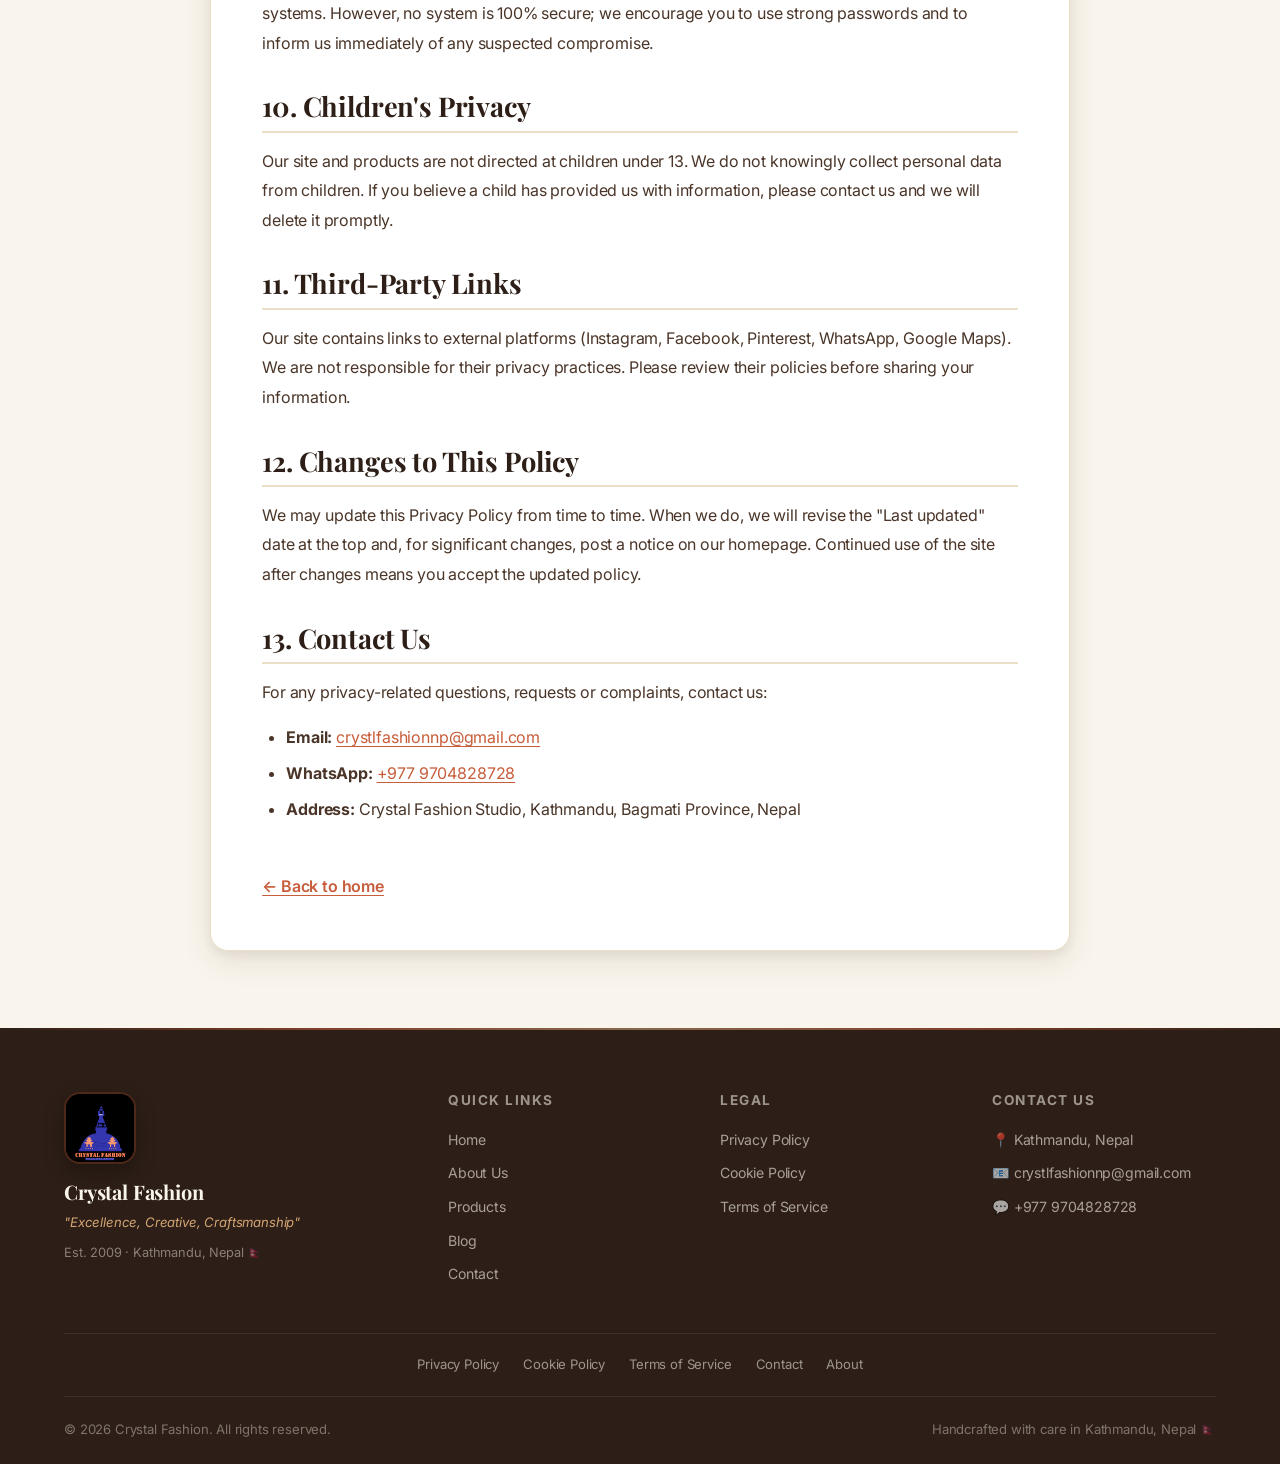
<file: privacy.html>
<!DOCTYPE html>
<html lang="en">
<head>
    <meta charset="UTF-8">
    <meta name="viewport" content="width=device-width, initial-scale=1.0">
    <meta name="description" content="Privacy Policy for Crystal Fashion — how we collect, use and protect your personal information.">
    <meta name="robots" content="noindex, follow">
    <meta name="theme-color" content="#c75d3a">
    <meta property="og:title" content="Privacy Policy | Crystal Fashion">
    <meta property="og:description" content="Read how Crystal Fashion handles your personal information and cookies.">
    <link rel="canonical" href="https://www.crystalfashionnepal.com/privacy.html">
    <title>Privacy Policy · Crystal Fashion</title>
    <link rel="icon" type="image/png" href="images/logo.png">
    <link href="https://fonts.googleapis.com/css2?family=Playfair+Display:ital,wght@0,400;0,600;0,700;0,900;1,400&family=Inter:wght@300;400;500;600;700&display=swap" rel="stylesheet">
    <link rel="stylesheet" href="css/style.css">
</head>
<body>

    <!-- Navigation -->
    <header class="header sticky-header" id="mainHeader">
        <div class="header-container">
            <a href="index.html#home" class="logo">
                <div class="logo-img-wrap">
                    <img src="images/logo.png" alt="Crystal Fashion Logo" class="logo-img">
                </div>
                <span class="logo-text">Crystal Fashion</span>
            </a>
            <nav class="nav-menu" id="navMenu">
                <a href="index.html#home" class="nav-link">Home</a>
                <a href="index.html#about" class="nav-link">About</a>
                <a href="index.html#products" class="nav-link">Products</a>
                <a href="index.html#blog" class="nav-link">Blog</a>
                <a href="index.html#connect" class="nav-link">Connect</a>
                <a href="index.html#contact" class="nav-link">Contact</a>
                <a href="https://wa.me/9779704828728" class="nav-whatsapp" target="_blank" rel="noopener">
                    <svg viewBox="0 0 24 24" fill="currentColor" width="16" height="16"><path d="M17.472 14.382c-.297-.149-1.758-.867-2.03-.967-.273-.099-.471-.148-.67.15-.197.297-.767.966-.94 1.164-.173.199-.347.223-.644.075-.297-.15-1.255-.463-2.39-1.475-.883-.788-1.48-1.761-1.653-2.059-.173-.297-.018-.458.13-.606.134-.133.298-.347.446-.52.149-.174.198-.298.298-.497.099-.198.05-.371-.025-.52-.075-.149-.669-1.612-.916-2.207-.242-.579-.487-.5-.669-.51-.173-.008-.371-.01-.57-.01-.198 0-.52.074-.792.372-.272.297-1.04 1.016-1.04 2.479 0 1.462 1.065 2.875 1.213 3.074.149.198 2.096 3.2 5.077 4.487.709.306 1.262.489 1.694.625.712.227 1.36.195 1.871.118.571-.085 1.758-.719 2.006-1.413.248-.694.248-1.289.173-1.413-.074-.124-.272-.198-.57-.347m-5.421 7.403h-.004a9.87 9.87 0 0 1-5.031-1.378l-.361-.214-3.741.982.998-3.648-.235-.374a9.86 9.86 0 0 1-1.51-5.26c.001-5.45 4.436-9.884 9.888-9.884 2.64 0 5.122 1.03 6.988 2.898a9.825 9.825 0 0 1 2.893 6.994c-.003 5.45-4.437 9.884-9.885 9.884m8.413-18.297A11.815 11.815 0 0 0 12.05 0C5.495 0 .16 5.335.157 11.892c0 2.096.547 4.142 1.588 5.945L.057 24l6.305-1.654a11.882 11.882 0 0 0 5.683 1.448h.005c6.554 0 11.89-5.335 11.893-11.893a11.821 11.821 0 0 0-3.48-8.413z"/></svg>
                    WhatsApp
                </a>
            </nav>
            <button class="mobile-menu-btn" id="mobileMenuBtn" aria-label="Toggle menu">
                <span></span><span></span><span></span>
            </button>
        </div>
    </header>

    <main class="main-content">

    <section class="legal-hero">
        <div class="container">
            <div class="section-label">Legal</div>
            <h1>Privacy Policy</h1>
            <p>How we collect, use, and protect your personal information.</p>
        </div>
    </section>

    <section class="legal-content">
        <div class="container">
            <article class="legal-card">

                <p class="legal-meta"><strong>Last updated:</strong> June 2026 · This policy applies to all visitors and customers of crystalfashion.com.np.</p>

                <h2>1. Introduction</h2>
                <p>Welcome to Crystal Fashion ("we", "our", "us"). We are a handcraft fashion studio based in Kathmandu, Nepal, established in 2009. We respect your privacy and are committed to protecting your personal data. This Privacy Policy explains how we collect, use, share and safeguard information when you visit our website, purchase our products, or contact us through any channel.</p>

                <h2>2. Information We Collect</h2>
                <p>We collect information that you provide to us directly, information collected automatically when you use our site, and information from third-party services we rely on.</p>

                <h3>2.1 Information you give us</h3>
                <ul>
                    <li><strong>Contact details</strong> — name, email address, phone/WhatsApp number when you submit our contact form, place a custom order, or reach out via social media.</li>
                    <li><strong>Order details</strong> — shipping address, product preferences, sizing, and any custom-order specifications.</li>
                    <li><strong>Communications</strong> — the content of any messages you send us, including via email, WhatsApp, Instagram, Facebook, or Pinterest.</li>
                </ul>

                <h3>2.2 Information collected automatically</h3>
                <ul>
                    <li><strong>Usage data</strong> — pages viewed, time spent, links clicked, browser type, device type, operating system, screen resolution, and approximate location (derived from your IP address).</li>
                    <li><strong>Cookies and similar technologies</strong> — small files stored on your device. See our <a href="cookies.html">Cookie Policy</a> for full details.</li>
                </ul>

                <h3>2.3 Information from third parties</h3>
                <ul>
                    <li><strong>Formspree</strong> — our contact form provider, who processes form submissions on our behalf.</li>
                    <li><strong>Google Maps</strong> — when our embedded map loads, Google may collect interaction data.</li>
                    <li><strong>Social platforms</strong> — if you contact us via Instagram, Facebook, Pinterest or WhatsApp, those platforms may share basic profile information per their own policies.</li>
                </ul>

                <h2>3. How We Use Your Information</h2>
                <p>We use your information only for the following purposes:</p>
                <ul>
                    <li>To respond to your enquiries, custom-order requests and customer service messages.</li>
                    <li>To process and ship orders, including handing over necessary details to shipping partners.</li>
                    <li>To send order updates, shipping notifications and (only with consent) occasional newsletters.</li>
                    <li>To improve our website, products and overall customer experience.</li>
                    <li>To comply with our legal obligations and protect against fraud or misuse.</li>
                </ul>

                <h2>4. Legal Basis for Processing</h2>
                <p>Depending on your jurisdiction, we rely on one or more of these lawful bases: your consent, the performance of a contract with you (e.g. fulfilling an order), our legitimate interests in running our business, or compliance with legal obligations.</p>

                <h2>5. Sharing Your Information</h2>
                <p>We do <strong>not sell, rent or trade</strong> your personal information. We share data only with:</p>
                <ul>
                    <li><strong>Service providers</strong> — Formspree (contact form), Google (Maps and Fonts), shipping companies, and payment processors where applicable, all bound to handle your data securely.</li>
                    <li><strong>Legal authorities</strong> — when required by Nepali law or to defend our legal rights.</li>
                    <li><strong>Business transfers</strong> — in the unlikely event of a merger, acquisition or restructuring, with continued protection of your data.</li>
                </ul>

                <h2>6. International Data Transfers</h2>
                <p>Our servers and some of our service providers (Formspree, Google) may be located outside Nepal. By using our site you understand that your data may be transferred to and processed in those countries, which may have different data protection laws than your own.</p>

                <h2>7. Data Retention</h2>
                <p>We keep your personal data only as long as needed for the purposes described above — typically for the lifetime of your customer relationship plus a reasonable period afterwards (usually up to 3 years) for legal, tax and accounting reasons. After that, your data is securely deleted or anonymised.</p>

                <h2>8. Your Rights</h2>
                <p>You have the following rights regarding your personal data:</p>
                <ul>
                    <li><strong>Access</strong> — request a copy of the data we hold about you.</li>
                    <li><strong>Correction</strong> — ask us to fix inaccurate or incomplete data.</li>
                    <li><strong>Deletion</strong> — request that we erase your personal data.</li>
                    <li><strong>Restriction</strong> — limit how we process your data.</li>
                    <li><strong>Portability</strong> — receive your data in a structured, machine-readable format.</li>
                    <li><strong>Objection</strong> — object to certain uses, such as direct marketing.</li>
                    <li><strong>Withdraw consent</strong> — at any time, where processing is based on consent.</li>
                </ul>
                <p>To exercise any of these rights, email us at <a href="mailto:crystlfashionnp@gmail.com">crystlfashionnp@gmail.com</a>. We will respond within 30 days.</p>

                <h2>9. Data Security</h2>
                <p>We use reasonable technical and organisational measures to protect your personal data, including HTTPS encryption, secure form submission through Formspree, and access controls on our internal systems. However, no system is 100% secure; we encourage you to use strong passwords and to inform us immediately of any suspected compromise.</p>

                <h2>10. Children's Privacy</h2>
                <p>Our site and products are not directed at children under 13. We do not knowingly collect personal data from children. If you believe a child has provided us with information, please contact us and we will delete it promptly.</p>

                <h2>11. Third-Party Links</h2>
                <p>Our site contains links to external platforms (Instagram, Facebook, Pinterest, WhatsApp, Google Maps). We are not responsible for their privacy practices. Please review their policies before sharing your information.</p>

                <h2>12. Changes to This Policy</h2>
                <p>We may update this Privacy Policy from time to time. When we do, we will revise the "Last updated" date at the top and, for significant changes, post a notice on our homepage. Continued use of the site after changes means you accept the updated policy.</p>

                <h2>13. Contact Us</h2>
                <p>For any privacy-related questions, requests or complaints, contact us:</p>
                <ul>
                    <li><strong>Email:</strong> <a href="mailto:crystlfashionnp@gmail.com">crystlfashionnp@gmail.com</a></li>
                    <li><strong>WhatsApp:</strong> <a href="https://wa.me/9779704828728">+977 9704828728</a></li>
                    <li><strong>Address:</strong> Crystal Fashion Studio, Kathmandu, Bagmati Province, Nepal</li>
                </ul>

                <a href="index.html#home" class="legal-back">← Back to home</a>
            </article>
        </div>
    </section>

    </main>

    <!-- ============ FOOTER ============ -->
    <footer class="footer">
        <div class="container">
            <div class="footer-grid">
                <div class="footer-brand">
                    <div class="footer-logo-wrap">
                        <img src="images/logo.png" alt="Crystal Fashion Logo" class="footer-logo">
                    </div>
                    <h3>Crystal Fashion</h3>
                    <p class="footer-tagline">"Excellence, Creative, Craftsmanship"</p>
                    <p class="footer-est">Est. 2009 · Kathmandu, Nepal 🇳🇵</p>
                </div>
                <div class="footer-section">
                    <h4>Quick Links</h4>
                    <ul>
                        <li><a href="index.html#home">Home</a></li>
                        <li><a href="index.html#about">About Us</a></li>
                        <li><a href="index.html#products">Products</a></li>
                        <li><a href="index.html#blog">Blog</a></li>
                        <li><a href="index.html#contact">Contact</a></li>
                    </ul>
                </div>
                <div class="footer-section">
                    <h4>Legal</h4>
                    <ul>
                        <li><a href="privacy.html">Privacy Policy</a></li>
                        <li><a href="cookies.html">Cookie Policy</a></li>
                        <li><a href="terms.html">Terms of Service</a></li>
                    </ul>
                </div>
                <div class="footer-section">
                    <h4>Contact Us</h4>
                    <ul>
                        <li>📍 Kathmandu, Nepal</li>
                        <li>📧 <a href="mailto:crystlfashionnp@gmail.com">crystlfashionnp@gmail.com</a></li>
                        <li>💬 <a href="https://wa.me/9779704828728">+977 9704828728</a></li>
                    </ul>
                </div>
            </div>
            <div class="footer-legal-links">
                <a href="privacy.html">Privacy Policy</a>
                <a href="cookies.html">Cookie Policy</a>
                <a href="terms.html">Terms of Service</a>
                <a href="index.html#contact">Contact</a>
                <a href="index.html#about">About</a>
            </div>
            <div class="footer-bottom">
                <p>&copy; <span id="year"></span> Crystal Fashion. All rights reserved.</p>
                <p>Handcrafted with care in Kathmandu, Nepal 🇳🇵</p>
            </div>
        </div>
    </footer>

    <script>
        document.getElementById('year').textContent = new Date().getFullYear();
        // Minimal mobile menu toggle for legal pages
        const mb = document.getElementById('mobileMenuBtn');
        const mn = document.getElementById('navMenu');
        if (mb && mn) {
            mb.addEventListener('click', () => { mn.classList.toggle('active'); mb.classList.toggle('open'); });
        }
        // Sticky header shadow
        window.addEventListener('scroll', () => {
            document.getElementById('mainHeader')?.classList.toggle('scrolled', window.scrollY > 50);
        }, { passive: true });
    </script>
    <script src="js/cookie-consent.js"></script>
</body>
</html>
</file>
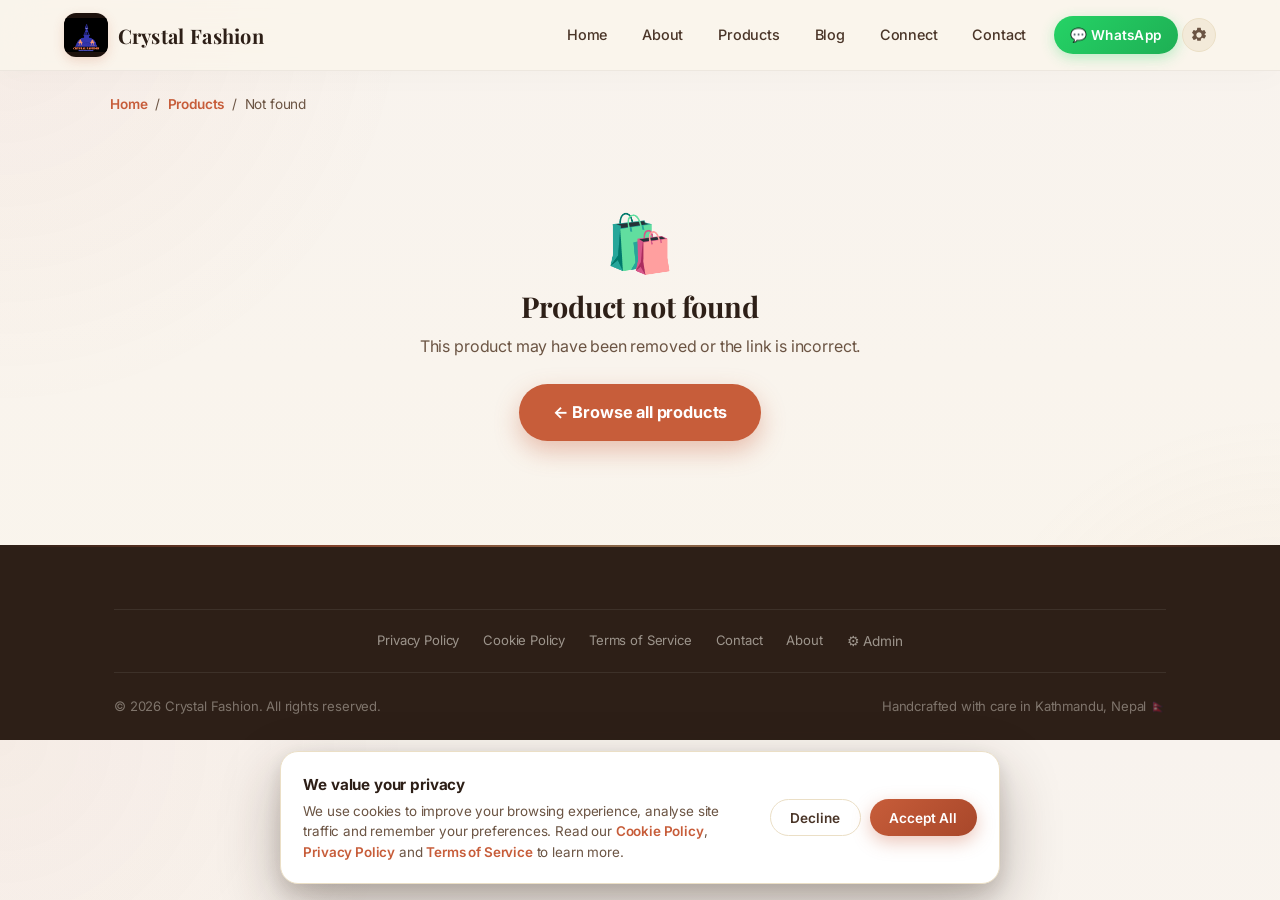
<file: product.html>
<!DOCTYPE html>
<html lang="en">
<head>
    <meta charset="UTF-8">
    <meta name="viewport" content="width=device-width, initial-scale=1.0">
    <meta name="description" content="Explore handcrafted Crystal Fashion products including hemp totes, leather bags, accessories, and statement fashion essentials from Kathmandu, Nepal.">
    <meta name="keywords" content="Crystal Fashion products, hemp tote bag Nepal, handmade leather bags, wholesale fashion product, Nepali handcrafted accessories">
    <meta name="robots" content="index, follow">
    <meta name="theme-color" content="#c75d3a">
    <meta property="og:title" content="Crystal Fashion Product Collection | Handcrafted Nepal Fashion">
    <meta property="og:description" content="Premium handcrafted fashion products and accessories designed by artisans in Nepal.">
    <meta property="og:image" content="https://www.crystalfashionnepal.com/images/logo.png">
    <meta property="og:url" content="https://www.crystalfashionnepal.com/product.html">
    <meta name="twitter:card" content="summary_large_image">
    <link rel="canonical" href="https://www.crystalfashionnepal.com/product.html">
    <link rel="manifest" href="site.webmanifest">
    <title>Product · Crystal Fashion</title>
    <link rel="icon" type="image/png" href="images/logo.png">
    <link href="https://fonts.googleapis.com/css2?family=Playfair+Display:ital,wght@0,400;0,600;0,700;0,900;1,400&family=Inter:wght@300;400;500;600;700&display=swap" rel="stylesheet">
    <link rel="stylesheet" href="css/style.css">
    <style>
        .pd-wrap { max-width: 1100px; margin: 0 auto; padding: 5.8rem 1.25rem 3rem; }
        .pd-crumb { font-size: .85rem; color: var(--brown-soft); margin-bottom: 1.6rem; }
        .pd-crumb a { color: var(--terracotta); text-decoration: none; font-weight: 600; }
        .pd-crumb a:hover { text-decoration: underline; }

        .pd-grid { display: grid; grid-template-columns: 1.05fr 1fr; gap: 2.6rem; align-items: start; }
        @media (max-width: 860px) { .pd-grid { grid-template-columns: 1fr; gap: 1.5rem; } .pd-wrap { padding-top: 5.2rem; } }

        .pd-main { border-radius: 18px; overflow: hidden; background: var(--ivory-warm); border: 1px solid var(--ivory-deep); aspect-ratio: 1/1; box-shadow: 0 14px 34px rgba(45,31,23,.10); display: flex; align-items: center; justify-content: center; }
        .pd-main img { width: 100%; height: 100%; object-fit: cover; display: block; }
        .pd-main .pd-noimg { font-size: 5rem; }
        .pd-thumbs { display: flex; gap: .7rem; margin-top: .8rem; }
        .pd-thumb { width: 88px; height: 88px; border-radius: 12px; overflow: hidden; border: 2.5px solid var(--ivory-deep); cursor: pointer; padding: 0; background: var(--ivory-warm); transition: border-color .2s, transform .2s; }
        .pd-thumb:hover { transform: translateY(-2px); }
        .pd-thumb.active { border-color: var(--terracotta); }
        .pd-thumb img { width: 100%; height: 100%; object-fit: cover; display: block; }

        .pd-cat { display: inline-block; background: var(--ivory-deep); color: var(--brown-2); border-radius: 20px; padding: .28rem .95rem; font-size: .74rem; font-weight: 700; letter-spacing: .8px; text-transform: uppercase; }
        .pd-name { font-family: 'Playfair Display', serif; font-size: 2.1rem; margin: .85rem 0 .4rem; color: var(--brown); line-height: 1.2; }
        .pd-price { font-size: 1.8rem; font-weight: 700; color: var(--terracotta); margin-bottom: 1.1rem; }
        .pd-desc { color: var(--brown-soft); line-height: 1.85; margin-bottom: 1.5rem; font-size: .98rem; }
        .pd-trust { display: flex; gap: 1.3rem; flex-wrap: wrap; margin: 0 0 1.7rem; font-size: .83rem; color: var(--brown-soft); }

        .inq-btn { display: inline-flex; align-items: center; gap: .6rem; background: #25d366; color: #fff; padding: .95rem 2.1rem; border-radius: 40px; font-weight: 700; font-size: 1.02rem; text-decoration: none; box-shadow: 0 10px 24px rgba(37,211,102,.35); transition: transform .2s, box-shadow .2s; }
        .inq-btn:hover { transform: translateY(-2px); box-shadow: 0 14px 30px rgba(37,211,102,.45); }
        .pd-back { display: inline-block; margin-top: 1.5rem; color: var(--brown-soft); text-decoration: none; font-size: .88rem; font-weight: 500; }
        .pd-back:hover { color: var(--terracotta); }

        .pd-related { margin-top: 4rem; }
        .pd-related h2 { font-family: 'Playfair Display', serif; font-size: 1.5rem; color: var(--brown); }
        .rel-grid { display: grid; grid-template-columns: repeat(auto-fill, minmax(215px, 1fr)); gap: 1.2rem; margin-top: 1.3rem; }
        .rel-card { background: #fff; border: 1px solid var(--ivory-deep); border-radius: 14px; overflow: hidden; text-decoration: none; color: inherit; transition: transform .2s, box-shadow .2s; display: block; }
        .rel-card:hover { transform: translateY(-4px); box-shadow: 0 12px 26px rgba(45,31,23,.12); }
        .rel-card .ri { aspect-ratio: 1/1; background: var(--ivory-warm); display: flex; align-items: center; justify-content: center; font-size: 2.4rem; }
        .rel-card img { width: 100%; height: 100%; object-fit: cover; display: block; }
        .rel-card .rb { padding: .85rem 1rem; }
        .rel-card .rn { font-weight: 600; font-size: .9rem; color: var(--brown); }
        .rel-card .rp { color: var(--terracotta); font-weight: 700; font-size: .86rem; margin-top: .25rem; }

        .pd-notfound { text-align: center; padding: 3.5rem 1rem; }
        .pd-notfound h1 { font-family: 'Playfair Display', serif; font-size: 1.8rem; margin-bottom: .6rem; }
        .pd-notfound p { color: var(--brown-soft); margin-bottom: 1.5rem; }

        .pd-footer-inner { max-width: 1100px; margin: 0 auto; padding: 0 1.5rem; }
    </style>
</head>
<body>

    <!-- Navigation -->
    <header class="header sticky-header" id="mainHeader">
        <div class="header-container">
            <a href="index.html#home" class="logo">
                <div class="logo-img-wrap">
                    <img src="images/logo.png" alt="Crystal Fashion Logo" class="logo-img">
                </div>
                <span class="logo-text">Crystal Fashion</span>
            </a>
            <nav class="nav-menu" id="navMenu">
                <a href="index.html#home" class="nav-link">Home</a>
                <a href="index.html#about" class="nav-link">About</a>
                <a href="index.html#products" class="nav-link">Products</a>
                <a href="index.html#blog" class="nav-link">Blog</a>
                <a href="index.html#connect" class="nav-link">Connect</a>
                <a href="index.html#contact" class="nav-link">Contact</a>
                <a href="https://wa.me/9779704828728" class="nav-whatsapp" target="_blank" rel="noopener">💬 WhatsApp</a>
                <a href="admin.html" class="nav-admin" title="Admin Panel" aria-label="Admin Panel">
                    <svg viewBox="0 0 24 24" fill="currentColor" width="18" height="18"><path d="M19.14 12.94c.04-.3.06-.61.06-.94 0-.32-.02-.64-.07-.94l2.03-1.58c.18-.14.23-.41.12-.61l-1.92-3.32c-.12-.22-.37-.29-.59-.22l-2.39.96c-.5-.38-1.03-.7-1.62-.94l-.36-2.54c-.04-.24-.24-.41-.48-.41h-3.84c-.24 0-.43.17-.47.41l-.36 2.54c-.59.24-1.13.57-1.62.94l-2.39-.96c-.22-.08-.47 0-.59.22L2.74 8.87c-.12.21-.08.47.12.61l2.03 1.58c-.05.3-.09.63-.09.94s.02.64.07.94l-2.03 1.58c-.18.14-.23.41-.12.61l1.92 3.32c.12.22.37.29.59.22l2.39-.96c.5-.38 1.03-.7 1.62-.94l.36 2.54c.05.24.24.41.48.41h3.84c.24 0 .44-.17.47-.41l.36-2.54c.59-.24 1.13-.56 1.62-.94l2.39.96c.22.08.47 0 .59-.22l1.92-3.32c.12-.22.07-.47-.12-.61l-2.01-1.58zM12 15.6c-1.98 0-3.6-1.62-3.6-3.6s1.62-3.6 3.6-3.6 3.6 1.62 3.6 3.6-1.62 3.6-3.6 3.6z"/></svg>
                </a>
            </nav>
            <button class="mobile-menu-btn" id="mobileMenuBtn" aria-label="Menu">
                <span></span><span></span><span></span>
            </button>
        </div>
    </header>

    <main class="pd-wrap">
        <nav class="pd-crumb">
            <a href="index.html#home">Home</a> &nbsp;/&nbsp;
            <a href="index.html#products">Products</a> &nbsp;/&nbsp;
            <span id="crumbName">Product</span>
        </nav>

        <div id="pdContent"></div>

        <section class="pd-related" id="pdRelated" style="display:none;">
            <h2>You may also like</h2>
            <div class="rel-grid" id="relGrid"></div>
        </section>
    </main>

    <!-- Footer -->
    <footer class="footer">
        <div class="pd-footer-inner">
            <div class="footer-legal-links">
                <a href="privacy.html">Privacy Policy</a>
                <a href="cookies.html">Cookie Policy</a>
                <a href="terms.html">Terms of Service</a>
                <a href="index.html#contact">Contact</a>
                <a href="index.html#about">About</a>
                <a href="admin.html" class="footer-admin-link">⚙ Admin</a>
            </div>
            <div class="footer-bottom">
                <p>&copy; <span id="year"></span> Crystal Fashion. All rights reserved.</p>
                <p>Handcrafted with care in Kathmandu, Nepal 🇳🇵</p>
            </div>
        </div>
    </footer>

    <script src="js/products-data.js"></script>
    <script>
    (function () {
        'use strict';

        function $(id) { return document.getElementById(id); }
        function esc(s) {
            if (s === null || s === undefined) return '';
            return String(s).replace(/&/g,'&amp;').replace(/</g,'&lt;').replace(/>/g,'&gt;').replace(/"/g,'&quot;');
        }
        function resolveImg(image) {
            if (!image) return '';
            if (/^(data:|https?:|blob:)/i.test(image)) return image;
            return '/images/products/' + image;
        }

        /* Load products: admin-saved list -> products.json -> built-in fallback */
        function getProducts() {
            var stored = null;
            try { stored = JSON.parse(localStorage.getItem('cf_products') || 'null'); } catch (e) { stored = null; }
            if (Array.isArray(stored) && stored.length) return Promise.resolve(stored);
            return fetch('data/products.json')
                .then(function (r) { if (!r.ok) throw new Error('fail'); return r.json(); })
                .then(function (d) {
                    return (Array.isArray(d.products) && d.products.length) ? d.products : CF_PRODUCTS_FALLBACK;
                })
                .catch(function () { return CF_PRODUCTS_FALLBACK; });
        }

        var params = new URLSearchParams(location.search);
        var wantedId = parseInt(params.get('id'), 10);

        getProducts().then(function (products) {
            var p = null;
            for (var i = 0; i < products.length; i++) {
                if (Number(products[i].id) === wantedId) { p = products[i]; break; }
            }

            if (!p) {
                document.title = 'Product not found · Crystal Fashion';
                $('crumbName').textContent = 'Not found';
                $('pdContent').innerHTML =
                    '<div class="pd-notfound">' +
                        '<div style="font-size:3.5rem;">🛍️</div>' +
                        '<h1>Product not found</h1>' +
                        '<p>This product may have been removed or the link is incorrect.</p>' +
                        '<a href="index.html#products" class="inq-btn" style="background:var(--terracotta);box-shadow:0 10px 24px rgba(199,93,58,.35);">← Browse all products</a>' +
                    '</div>';
                return;
            }

            document.title = p.name + ' · Crystal Fashion';
            $('crumbName').textContent = p.name;

            /* ----- photo section: up to 5 photos ----- */
            var raw = (Array.isArray(p.images) && p.images.length) ? p.images : [p.image, p.image2];
            var photos = raw.filter(function (x) { return !!x; }).slice(0,5).map(resolveImg);

            var galleryHtml;
            if (photos.length) {
                galleryHtml =
                    '<div class="pd-gallery">' +
                        '<div class="pd-main"><img id="pdMainImg" src="' + esc(photos[0]) + '" alt="' + esc(p.name) + '" onerror="this.parentElement.innerHTML=\'<div class=&quot;pd-noimg&quot;>🛍️</div>\'"></div>' +
                        (photos.length > 1
                            ? '<div class="pd-thumbs">' + photos.map(function (src, i) {
                                return '<button class="pd-thumb' + (i === 0 ? ' active' : '') + '" data-src="' + esc(src) + '" aria-label="Photo ' + (i + 1) + '"><img src="' + esc(src) + '" alt=""></button>';
                              }).join('') + '</div>'
                            : '') +
                    '</div>';
            } else {
                galleryHtml = '<div class="pd-gallery"><div class="pd-main"><div class="pd-noimg">🛍️</div></div></div>';
            }

            var waText = encodeURIComponent("Hi Crystal Fashion! I'm interested in the " + p.name + " (NPR " + Number(p.price).toLocaleString() + "). Could you share more details?");
            var waLink = 'https://wa.me/9779704828728?text=' + waText;

            $('pdContent').innerHTML =
                '<div class="pd-grid">' +
                    galleryHtml +
                    '<div class="pd-info">' +
                        '<span class="pd-cat">' + esc(p.category || 'Handcrafted') + '</span>' +
                        '<h1 class="pd-name">' + esc(p.name) + '</h1>' +
                        '<div class="pd-price">NPR ' + Number(p.price).toLocaleString() + ' <span style="font-size:.85rem;font-weight:500;color:var(--brown-soft);">/ piece</span></div>' +
                        '<div class="pd-wholesale">🏷️ <span>Wholesale Only &nbsp;·&nbsp; <span class="moq-big">Minimum Order: 50 pieces</span></span></div>' +
                        '<p class="pd-desc">' + esc(p.description || 'A beautiful handcrafted piece from Crystal Fashion, made with care in Kathmandu, Nepal.') + '</p>' +
                        '<div class="pd-trust">' +
                            '<span>✋ 100% Handmade</span>' +
                            '<span>🌿 Sustainable materials</span>' +
                            '<span>🇳🇵 Made in Nepal</span>' +
                            '<span>📦 MOQ 50 pcs</span>' +
                        '</div>' +
                        '<a class="inq-btn" href="' + waLink + '" target="_blank" rel="noopener">💬 Inquire Now on WhatsApp</a>' +
                        '<br><a href="index.html#products" class="pd-back">← Back to all products</a>' +
                    '</div>' +
                '</div>';

            /* thumbnail switching */
            var thumbs = document.querySelectorAll('.pd-thumb');
            thumbs.forEach(function (t) {
                t.addEventListener('click', function () {
                    thumbs.forEach(function (x) { x.classList.remove('active'); });
                    this.classList.add('active');
                    var main = $('pdMainImg');
                    if (main) main.src = this.getAttribute('data-src');
                });
            });

            /* ----- related products (same category) ----- */
            var related = products.filter(function (x) {
                return Number(x.id) !== wantedId && x.category === p.category;
            }).slice(0, 4);
            if (!related.length) {
                related = products.filter(function (x) { return Number(x.id) !== wantedId; }).slice(0, 4);
            }
            if (related.length) {
                $('pdRelated').style.display = 'block';
                $('relGrid').innerHTML = related.map(function (r) {
                    var src = resolveImg(r.image);
                    return '<a class="rel-card" href="product.html?id=' + r.id + '">' +
                        '<div class="ri">' + (src ? '<img src="' + esc(src) + '" alt="' + esc(r.name) + '" loading="lazy" onerror="this.outerHTML=\'🛍️\'">' : '🛍️') + '</div>' +
                        '<div class="rb"><div class="rn">' + esc(r.name) + '</div><div class="rp">NPR ' + Number(r.price).toLocaleString() + '</div></div>' +
                    '</a>';
                }).join('');
            }
        });

        /* header / footer helpers */
        $('year').textContent = new Date().getFullYear();
        var mb = $('mobileMenuBtn'), mn = $('navMenu');
        if (mb && mn) {
            mb.addEventListener('click', function () {
                mn.classList.toggle('active');
                mb.classList.toggle('open');
            });
        }
        window.addEventListener('scroll', function () {
            var h = $('mainHeader');
            if (h) h.classList.toggle('scrolled', window.scrollY > 50);
        }, { passive: true });
    })();
    </script>
    <script src="js/cookie-consent.js"></script>
</body>
</html>
</file>
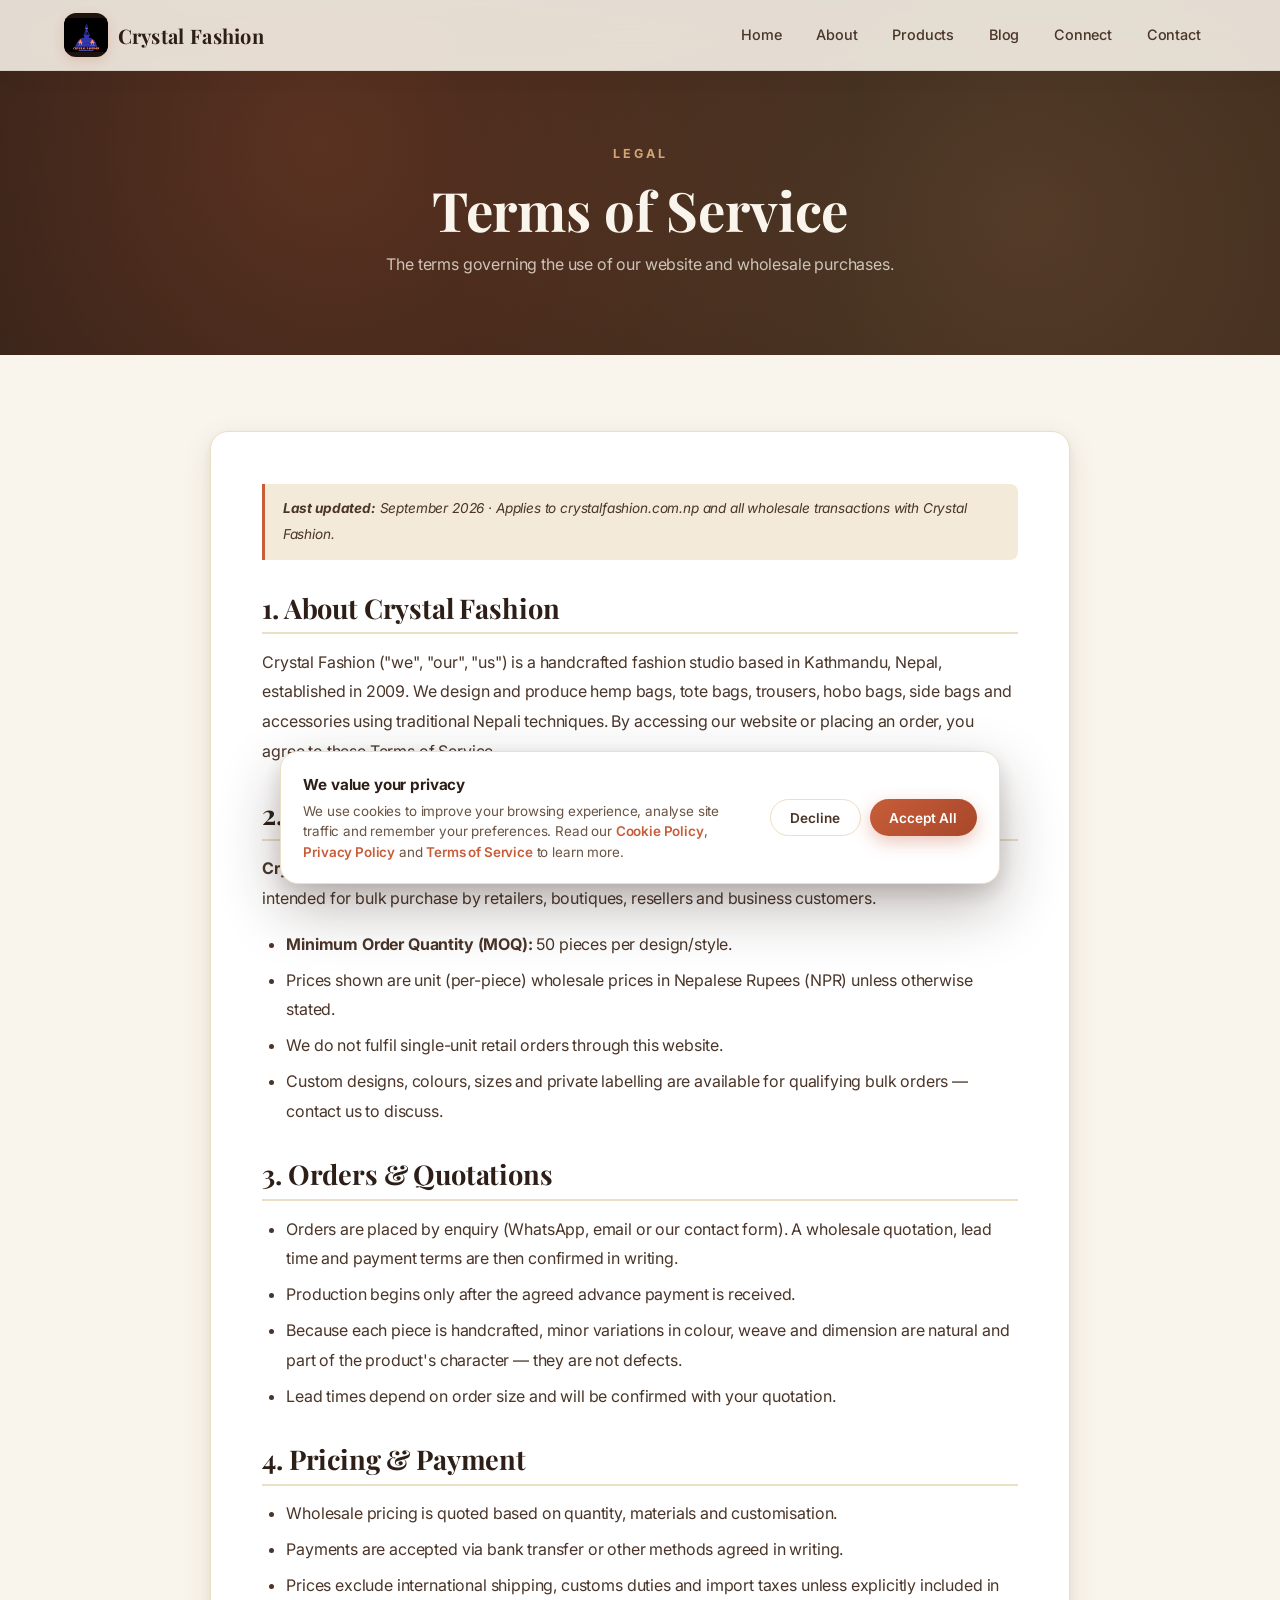
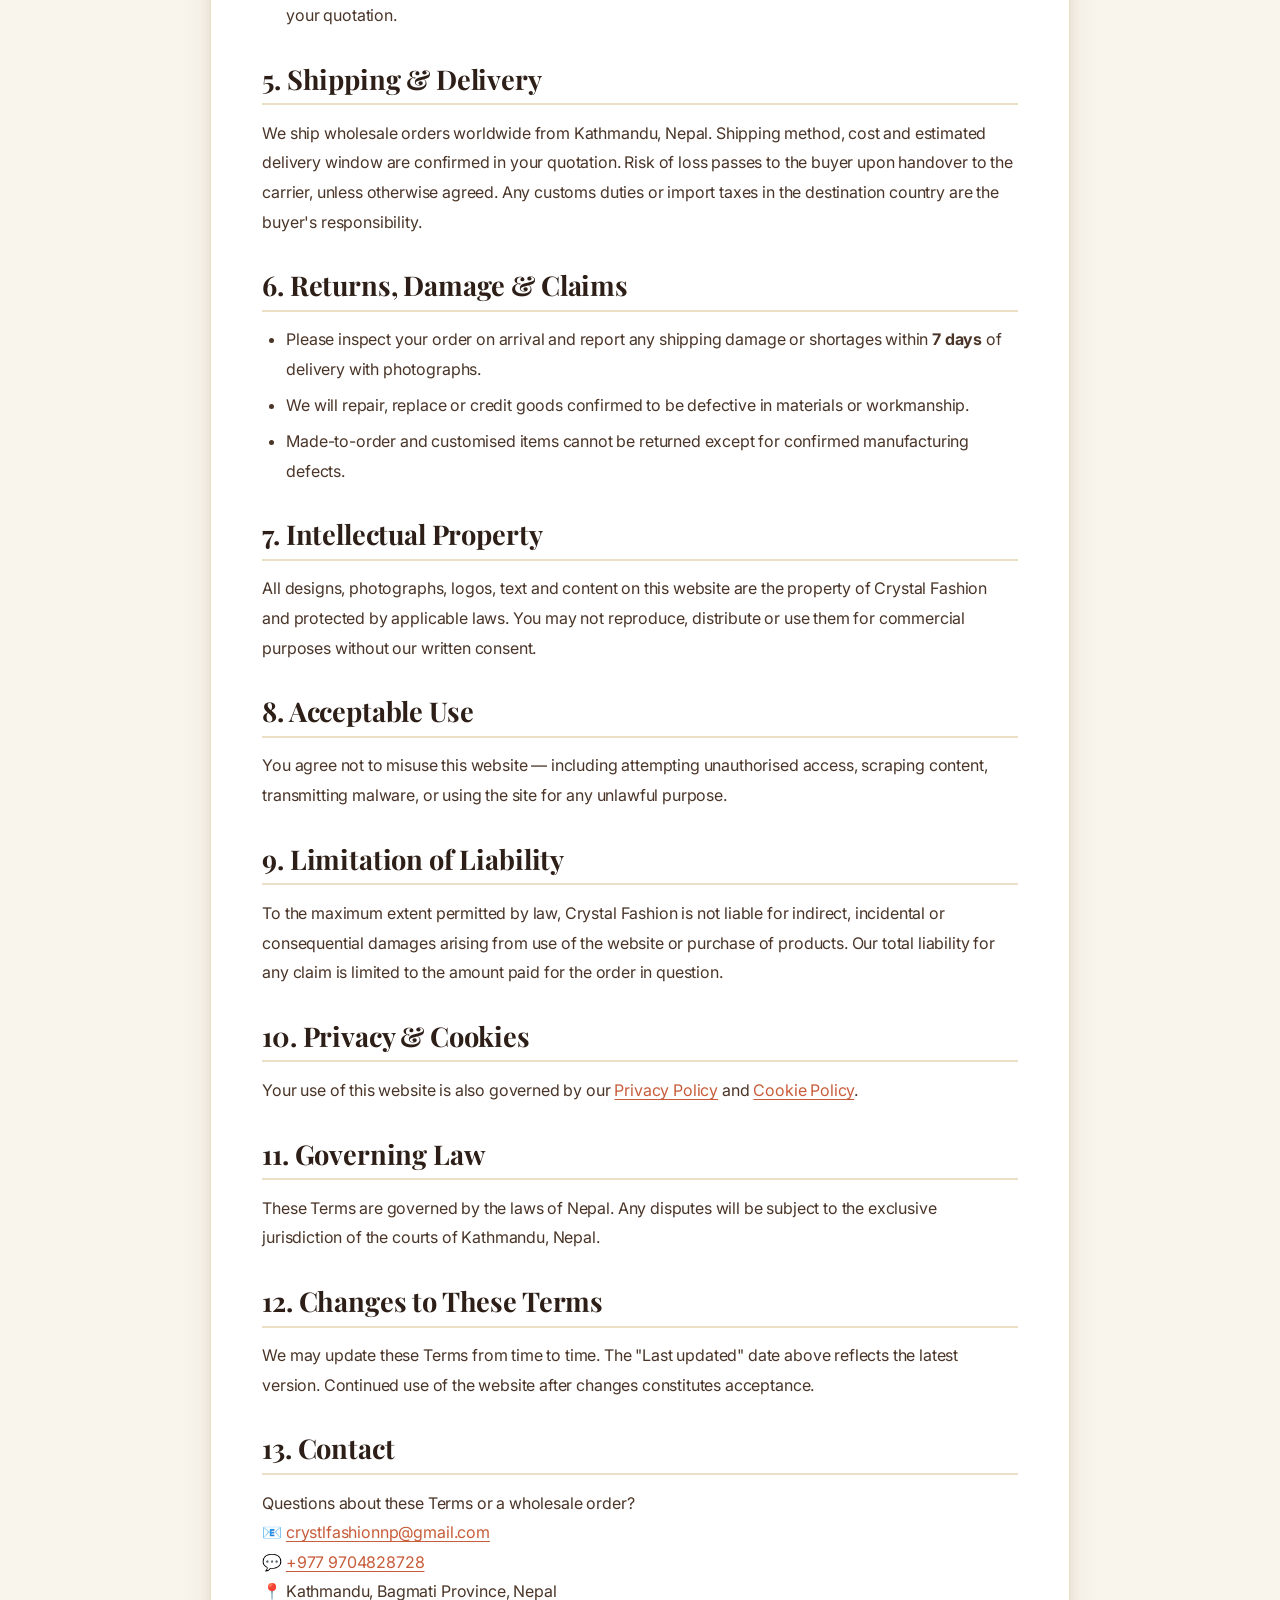
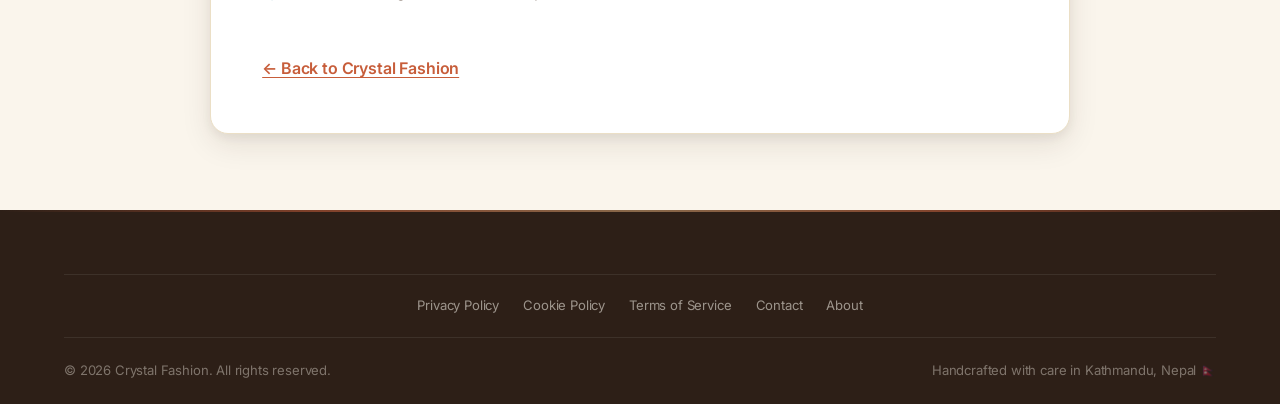
<file: terms.html>
<!DOCTYPE html>
<html lang="en">
<head>
    <meta charset="UTF-8">
    <meta name="viewport" content="width=device-width, initial-scale=1.0">
    <meta name="description" content="Terms of Service for Crystal Fashion — the terms governing use of our website and wholesale purchases.">
    <meta name="theme-color" content="#c75d3a">
    <title>Terms of Service · Crystal Fashion</title>
    <link rel="icon" type="image/png" href="images/logo.png">
    <link href="https://fonts.googleapis.com/css2?family=Playfair+Display:ital,wght@0,400;0,600;0,700;0,900;1,400&family=Inter:wght@300;400;500;600;700&display=swap" rel="stylesheet">
    <link rel="stylesheet" href="css/style.css">
</head>
<body>

    <header class="header sticky-header" id="mainHeader">
        <div class="header-container">
            <a href="index.html#home" class="logo">
                <div class="logo-img-wrap"><img src="images/logo.png" alt="Crystal Fashion Logo" class="logo-img"></div>
                <span class="logo-text">Crystal Fashion</span>
            </a>
            <nav class="nav-menu" id="navMenu">
                <a href="index.html#home" class="nav-link">Home</a>
                <a href="index.html#about" class="nav-link">About</a>
                <a href="index.html#products" class="nav-link">Products</a>
                <a href="index.html#blog" class="nav-link">Blog</a>
                <a href="index.html#connect" class="nav-link">Connect</a>
                <a href="index.html#contact" class="nav-link">Contact</a>
            </nav>
            <button class="mobile-menu-btn" id="mobileMenuBtn" aria-label="Toggle menu"><span></span><span></span><span></span></button>
        </div>
    </header>

    <main class="main-content">
    <section class="legal-hero">
        <div class="container">
            <div class="section-label">Legal</div>
            <h1>Terms of Service</h1>
            <p>The terms governing the use of our website and wholesale purchases.</p>
        </div>
    </section>

    <section class="legal-content">
        <div class="container">
            <article class="legal-card">
                <p class="legal-meta"><strong>Last updated:</strong> September 2026 · Applies to crystalfashion.com.np and all wholesale transactions with Crystal Fashion.</p>

                <h2>1. About Crystal Fashion</h2>
                <p>Crystal Fashion ("we", "our", "us") is a handcrafted fashion studio based in Kathmandu, Nepal, established in 2009. We design and produce hemp bags, tote bags, trousers, hobo bags, side bags and accessories using traditional Nepali techniques. By accessing our website or placing an order, you agree to these Terms of Service.</p>

                <h2>2. Wholesale Only — Minimum Order Quantity</h2>
                <p><strong>Crystal Fashion operates on a wholesale-only basis.</strong> All products displayed on this website are intended for bulk purchase by retailers, boutiques, resellers and business customers.</p>
                <ul>
                    <li><strong>Minimum Order Quantity (MOQ):</strong> 50 pieces per design/style.</li>
                    <li>Prices shown are unit (per-piece) wholesale prices in Nepalese Rupees (NPR) unless otherwise stated.</li>
                    <li>We do not fulfil single-unit retail orders through this website.</li>
                    <li>Custom designs, colours, sizes and private labelling are available for qualifying bulk orders — contact us to discuss.</li>
                </ul>

                <h2>3. Orders &amp; Quotations</h2>
                <ul>
                    <li>Orders are placed by enquiry (WhatsApp, email or our contact form). A wholesale quotation, lead time and payment terms are then confirmed in writing.</li>
                    <li>Production begins only after the agreed advance payment is received.</li>
                    <li>Because each piece is handcrafted, minor variations in colour, weave and dimension are natural and part of the product's character — they are not defects.</li>
                    <li>Lead times depend on order size and will be confirmed with your quotation.</li>
                </ul>

                <h2>4. Pricing &amp; Payment</h2>
                <ul>
                    <li>Wholesale pricing is quoted based on quantity, materials and customisation.</li>
                    <li>Payments are accepted via bank transfer or other methods agreed in writing.</li>
                    <li>Prices exclude international shipping, customs duties and import taxes unless explicitly included in your quotation.</li>
                </ul>

                <h2>5. Shipping &amp; Delivery</h2>
                <p>We ship wholesale orders worldwide from Kathmandu, Nepal. Shipping method, cost and estimated delivery window are confirmed in your quotation. Risk of loss passes to the buyer upon handover to the carrier, unless otherwise agreed. Any customs duties or import taxes in the destination country are the buyer's responsibility.</p>

                <h2>6. Returns, Damage &amp; Claims</h2>
                <ul>
                    <li>Please inspect your order on arrival and report any shipping damage or shortages within <strong>7 days</strong> of delivery with photographs.</li>
                    <li>We will repair, replace or credit goods confirmed to be defective in materials or workmanship.</li>
                    <li>Made-to-order and customised items cannot be returned except for confirmed manufacturing defects.</li>
                </ul>

                <h2>7. Intellectual Property</h2>
                <p>All designs, photographs, logos, text and content on this website are the property of Crystal Fashion and protected by applicable laws. You may not reproduce, distribute or use them for commercial purposes without our written consent.</p>

                <h2>8. Acceptable Use</h2>
                <p>You agree not to misuse this website — including attempting unauthorised access, scraping content, transmitting malware, or using the site for any unlawful purpose.</p>

                <h2>9. Limitation of Liability</h2>
                <p>To the maximum extent permitted by law, Crystal Fashion is not liable for indirect, incidental or consequential damages arising from use of the website or purchase of products. Our total liability for any claim is limited to the amount paid for the order in question.</p>

                <h2>10. Privacy &amp; Cookies</h2>
                <p>Your use of this website is also governed by our <a href="privacy.html">Privacy Policy</a> and <a href="cookies.html">Cookie Policy</a>.</p>

                <h2>11. Governing Law</h2>
                <p>These Terms are governed by the laws of Nepal. Any disputes will be subject to the exclusive jurisdiction of the courts of Kathmandu, Nepal.</p>

                <h2>12. Changes to These Terms</h2>
                <p>We may update these Terms from time to time. The "Last updated" date above reflects the latest version. Continued use of the website after changes constitutes acceptance.</p>

                <h2>13. Contact</h2>
                <p>Questions about these Terms or a wholesale order?<br>
                📧 <a href="mailto:crystlfashionnp@gmail.com">crystlfashionnp@gmail.com</a><br>
                💬 <a href="https://wa.me/9779704828728">+977 9704828728</a><br>
                📍 Kathmandu, Bagmati Province, Nepal</p>

                <a href="index.html#home" class="legal-back">← Back to Crystal Fashion</a>
            </article>
        </div>
    </section>
    </main>

    <footer class="footer">
        <div class="container">
            <div class="footer-legal-links">
                <a href="privacy.html">Privacy Policy</a>
                <a href="cookies.html">Cookie Policy</a>
                <a href="terms.html">Terms of Service</a>
                <a href="index.html#contact">Contact</a>
                <a href="index.html#about">About</a>
            </div>
            <div class="footer-bottom">
                <p>&copy; <span id="year"></span> Crystal Fashion. All rights reserved.</p>
                <p>Handcrafted with care in Kathmandu, Nepal 🇳🇵</p>
            </div>
        </div>
    </footer>

    <script>
        document.getElementById('year').textContent = new Date().getFullYear();
        const mb = document.getElementById('mobileMenuBtn');
        const mn = document.getElementById('navMenu');
        if (mb && mn) mb.addEventListener('click', () => { mn.classList.toggle('active'); mb.classList.toggle('open'); });
        window.addEventListener('scroll', () => { document.getElementById('mainHeader')?.classList.toggle('scrolled', window.scrollY > 50); }, { passive: true });
    </script>
    <script src="js/cookie-consent.js"></script>
</body>
</html>
</file>
<file: css/style.css>
/* ===================================================
   CRYSTAL FASHION — Refined Edition
   Palette: Terracotta · Ivory · Dark Brown (Nepali earth tones)
   Style: Subtle & elegant 3D depth, fully responsive
   =================================================== */

/* -------- CSS Variables -------- */
:root {
    /* Core earth-tone palette */
    --terracotta:        #c75d3a;
    --terracotta-dark:   #a8472a;
    --terracotta-soft:   #e8a890;
    --clay-glow:         rgba(199,93,58,0.25);
    --gold:              #d8b07a;
    --gold-soft:         #f0d7b4;

    --ivory:             #faf5ec;
    --ivory-warm:        #f3ead9;
    --ivory-deep:        #ebdfc6;
    --ivory-deeper:      #e3d2b7;

    --brown:             #2d1f17;
    --brown-2:           #4a3528;
    --brown-soft:        #6b5443;

    --primary:           var(--terracotta);
    --primary-dark:      var(--terracotta-dark);
    --accent:            #d4a574;
    --accent-dark:       #b88a5a;
    --dark:              var(--brown);
    --dark2:             var(--brown-2);
    --text:              #3a2a1f;
    --text-light:        var(--brown-soft);
    --bg:                var(--ivory);
    --bg-soft:           var(--ivory-warm);
    --bg-cream:          #fffaf1;
    --panel:             rgba(255,255,255,0.78);
    --panel-strong:      rgba(255,255,255,0.92);
    --border:            var(--ivory-deep);
    --line-soft:         rgba(45,31,23,0.08);
    --mint:              #e8d9bf;
    --lavender:          #f3e3d2;
    --peach:             var(--terracotta-soft);

    --shadow-sm: 0 2px 8px rgba(45,31,23,0.06), 0 1px 2px rgba(45,31,23,0.04);
    --shadow-md: 0 10px 30px rgba(45,31,23,0.10), 0 4px 10px rgba(45,31,23,0.06);
    --shadow-lg: 0 24px 60px rgba(45,31,23,0.16), 0 10px 24px rgba(45,31,23,0.08);
    --shadow-3d: 0 28px 60px -20px rgba(45,31,23,0.30), 0 18px 36px -18px rgba(199,93,58,0.18);
    --shadow-glow: 0 30px 70px rgba(199,93,58,0.18), 0 14px 26px rgba(45,31,23,0.08);

    --radius: 18px;
    --radius-lg: 26px;
    --radius-sm: 10px;
    --transition: all 0.4s cubic-bezier(0.22, 1, 0.36, 1);
    --transition-fast: all 0.25s cubic-bezier(0.22, 1, 0.36, 1);
}

/* -------- Reset -------- */
*, *::before, *::after { box-sizing: border-box; margin: 0; padding: 0; }
html { scroll-behavior: smooth; }
section[id] { scroll-margin-top: 96px; }
body {
    font-family: 'Inter', sans-serif;
    color: var(--text);
    background:
        radial-gradient(circle at top left, rgba(199,93,58,0.05), transparent 28%),
        radial-gradient(circle at bottom right, rgba(212,165,116,0.08), transparent 22%),
        linear-gradient(180deg, #f8f3ee 0%, var(--bg) 100%);
    line-height: 1.65;
    overflow-x: hidden;
    -webkit-font-smoothing: antialiased;
    -moz-osx-font-smoothing: grayscale;
    letter-spacing: -0.01em;
}
::selection { background: rgba(199,93,58,0.18); color: var(--brown); }
img {
    max-width: 100%; display: block;
    background: linear-gradient(135deg, rgba(243,234,217,0.9), rgba(235,223,198,0.9));
    border-radius: 10px;
}
a { text-decoration: none; color: inherit; }
ul { list-style: none; }
button { cursor: pointer; border: none; background: none; font-family: inherit; }
body.menu-open { overflow: hidden; }

h1,h2,h3,h4 { font-family: 'Playfair Display', serif; line-height: 1.2; color: var(--brown); }

.container { max-width: 1200px; margin: 0 auto; padding: 0 1.5rem; }
.section { padding: clamp(4rem, 8vw, 6rem) 0; }
.section-label {
    font-size: 0.78rem; font-weight: 700; letter-spacing: 3px; text-transform: uppercase;
    color: var(--terracotta); margin-bottom: 0.75rem;
}
.section-header { text-align: center; margin-bottom: 3.5rem; }
.section-header h2 {
    font-size: clamp(1.85rem, 3.5vw, 2.6rem);
    color: var(--brown);
    margin-bottom: 0.75rem;
    letter-spacing: -0.03em;
}
.section-header p { color: var(--text-light); font-size: clamp(0.95rem, 1.2vw, 1.1rem); max-width: 640px; margin: 0 auto; }

.header {
    background: rgba(250,245,236,0.79);
    border-bottom: 1px solid rgba(45,31,23,0.06);
    box-shadow: 0 8px 30px rgba(45,31,23,0.02);
}
.header.scrolled {
    box-shadow: 0 12px 28px rgba(45,31,23,0.08);
    background: rgba(250,245,236,0.94);
}
.logo-img-wrap {
    width: 48px; height: 48px;
    border-radius: 14px;
    box-shadow: var(--shadow-glow);
}
.logo-text {
    font-size: 1.35rem;
    letter-spacing: 0.04em;
    text-transform: none;
}
.nav-link {
    border: 1px solid transparent;
    padding: 0.6rem 0.95rem;
    font-weight: 600;
}
.nav-link:hover, .nav-link.active {
    background: rgba(199,93,58,0.06);
    border-color: rgba(199,93,58,0.08);
}
.nav-whatsapp {
    letter-spacing: 0.02em;
    box-shadow: 0 12px 28px rgba(37,211,102,0.25);
}

.hero {
    background: linear-gradient(135deg, #2a1d17 0%, #422a1d 35%, #1e120d 100%);
}
.hero-badge {
    background: rgba(255,255,255,0.09);
    border: 1px solid rgba(255,255,255,0.2);
    box-shadow: inset 0 1px 0 rgba(255,255,255,0.10), 0 10px 30px rgba(0,0,0,0.10);
}
.hero-title .line-2 {
    background: linear-gradient(135deg, #f9ddc3 0%, var(--gold-soft) 26%, var(--accent) 52%, #f1b981 76%, #f4d6b5 100%);
    -webkit-background-clip: text;
    -webkit-text-fill-color: transparent;
    background-clip: text;
}
.hero-desc {
    color: rgba(250,245,236,0.76);
}
.btn-glow {
    box-shadow: 0 18px 40px rgba(199,93,58,0.38), inset 0 1px 0 rgba(255,255,255,0.18);
}
.btn-ghost {
    border-color: rgba(250,245,236,0.35);
    background: rgba(250,245,236,0.03);
}

.hero-logo-card {
    background: rgba(255,255,255,0.07);
    border: 1px solid rgba(255,255,255,0.18);
    box-shadow: 0 18px 60px rgba(199,93,58,0.22), inset 0 1px 0 rgba(255,255,255,0.12);
}
.hlc-inner {
    background: linear-gradient(135deg, #231712, #3a241b);
    border: 1px solid rgba(212,165,116,0.22);
}
.floating-card {
    background: rgba(255,255,255,0.10);
    border: 1px solid rgba(255,255,255,0.16);
    box-shadow: 0 16px 40px rgba(0,0,0,0.22), inset 0 1px 0 rgba(255,255,255,0.08);
}
.fc-num { color: #f4cf9f; }

.feature-card, .product-card, .blog-card, .info-card, .category-card, .stat-card {
    background: linear-gradient(180deg, rgba(255,255,255,0.96), rgba(255,255,255,0.92));
}
.feature-card:hover, .product-card:hover, .blog-card:hover, .stat-card:hover, .category-card:hover, .info-card:hover {
    box-shadow: var(--shadow-glow);
}

.product-card .product-image::after, .blog-card .blog-image::after {
    background: linear-gradient(115deg, transparent 30%, rgba(255,255,255,0.45) 50%, transparent 68%);
}

.connect-section {
    background: linear-gradient(135deg, #281d18 0%, #38251d 42%, #201712 100%);
}
.sg-card {
    background: rgba(255,255,255,0.05);
    border: 1px solid rgba(255,255,255,0.10);
    box-shadow: inset 0 1px 0 rgba(255,255,255,0.08);
    backdrop-filter: blur(12px);
}
.sg-card:hover {
    border-color: rgba(255,255,255,0.18);
    box-shadow: 0 26px 60px rgba(0,0,0,0.22), inset 0 1px 0 rgba(255,255,255,0.10);
}

.form-wrapper, .legal-card {
    box-shadow: var(--shadow-glow);
}

.footer {
    background: linear-gradient(180deg, #241a15 0%, #1a120f 100%);
}
.footer-logo-wrap {
    box-shadow: 0 12px 30px rgba(0,0,0,0.22);
}
.footer-social a {
    border: 1px solid rgba(255,255,255,0.08);
}

.wholesale-bar {
    background: linear-gradient(90deg, #9d3c25, var(--terracotta), #cd7a58);
    letter-spacing: 0.05em;
}

.luxury-page .page-hero,
.luxury-page .legal-hero,
.luxury-page .connect-section,
.luxury-page .hero {
    box-shadow: inset 0 1px 0 rgba(255,255,255,0.08);
}
.luxury-page .page-hero-inner,
.luxury-page .story-wrap,
.luxury-page .contact-wrap,
.luxury-page .main-wrap,
.luxury-page .container {
    position: relative;
    z-index: 1;
}
.luxury-page .page-hero .section-label,
.luxury-page .contact-hero .section-label,
.luxury-page .about-hero-copy .section-label {
    letter-spacing: 0.18em;
}

/* Global subtle perspective container */
.main-content { perspective: 1400px; perspective-origin: 50% 30%; }

/* -------- Header -------- */
.header {
    background: rgba(250,245,236,0.88);
    backdrop-filter: blur(18px) saturate(140%);
    -webkit-backdrop-filter: blur(18px) saturate(140%);
    border-bottom: 1px solid rgba(45,31,23,0.06);
    position: fixed; top: 0; left: 0; right: 0; z-index: 1000;
    transition: var(--transition);
}
.header.scrolled {
    box-shadow: 0 4px 20px rgba(45,31,23,0.08);
    background: rgba(250,245,236,0.95);
}
.header-container {
    max-width: 1200px; margin: 0 auto; padding: 0 1.5rem;
    height: 70px; display: flex; align-items: center; justify-content: space-between;
}

.logo { display: flex; align-items: center; gap: 0.6rem; text-decoration: none; }
.logo-img-wrap {
    width: 44px; height: 44px; border-radius: 12px; overflow: hidden;
    background: #1e120d;
    display: flex; align-items: center; justify-content: center; flex-shrink: 0;
    box-shadow: 0 4px 12px rgba(199,93,58,0.20);
    transition: var(--transition);
}
.logo:hover .logo-img-wrap { transform: translateY(-1px) rotate(-2deg); box-shadow: 0 6px 18px rgba(199,93,58,0.30); }
.logo-img { width: 100%; height: 100%; object-fit: contain; display: block; background: transparent; }
.logo-text { font-family: 'Playfair Display', serif; font-size: 1.25rem; font-weight: 700; color: var(--brown); letter-spacing: 0.3px; }

.nav-menu { display: flex; align-items: center; gap: 0.25rem; }
.nav-link {
    padding: 0.5rem 0.9rem; font-size: 0.9rem; font-weight: 500;
    color: var(--brown-2); border-radius: 10px;
    transition: var(--transition-fast); position: relative;
}
.nav-link::after {
    content: ''; position: absolute; left: 50%; bottom: 4px;
    width: 0; height: 2px; background: var(--terracotta);
    transition: var(--transition-fast); transform: translateX(-50%);
}
.nav-link:hover, .nav-link.active {
    color: var(--terracotta); background: rgba(199,93,58,0.07);
    box-shadow: inset 0 0 0 1px rgba(199,93,58,0.08);
}
.nav-link.active::after { width: 18px; }

.nav-whatsapp {
    display: flex; align-items: center; gap: 0.4rem;
    background: linear-gradient(135deg, #25d366, #1eaf54);
    color: #fff; padding: 0.5rem 1.05rem; border-radius: 22px;
    font-size: 0.85rem; font-weight: 600; margin-left: 0.5rem;
    box-shadow: 0 4px 14px rgba(37,211,102,0.30);
    transition: var(--transition);
}
.nav-whatsapp:hover { transform: translateY(-2px); box-shadow: 0 8px 22px rgba(37,211,102,0.40); }

.mobile-menu-btn { display: none; flex-direction: column; gap: 5px; padding: 0.5rem; }
.mobile-menu-btn span { display: block; width: 24px; height: 2px; background: var(--brown); border-radius: 2px; transition: var(--transition-fast); transform-origin: center; }
.mobile-menu-btn.open span:nth-child(1) { transform: translateY(7px) rotate(45deg); }
.mobile-menu-btn.open span:nth-child(2) { opacity: 0; }
.mobile-menu-btn.open span:nth-child(3) { transform: translateY(-7px) rotate(-45deg); }

/* -------- HERO -------- */
.hero {
    min-height: 100vh;
    background: linear-gradient(135deg, var(--brown) 0%, #3a2618 50%, #4a2818 100%);
    position: relative; overflow: hidden;
    display: flex; align-items: center;
    padding-top: 70px;
}

.hero-bg-layer {
    position: absolute; inset: 0;
    background:
        radial-gradient(ellipse at 25% 40%, rgba(199,93,58,0.30) 0%, transparent 55%),
        radial-gradient(ellipse at 80% 25%, rgba(212,165,116,0.18) 0%, transparent 50%),
        radial-gradient(ellipse at 60% 90%, rgba(199,93,58,0.18) 0%, transparent 45%);
    z-index: 0;
}
.hero-overlay { position: absolute; inset: 0; background: rgba(45,20,10,0.35); z-index: 1; }

/* Floating Orbs — softer earth tones */
.orb { position: absolute; border-radius: 50%; filter: blur(70px); pointer-events: none; z-index: 0; will-change: transform; }
.orb-1 { width: 500px; height: 500px; background: rgba(199,93,58,0.30); top: -100px; right: -100px; animation: orbFloat 14s ease-in-out infinite; }
.orb-2 { width: 300px; height: 300px; background: rgba(212,165,116,0.22); bottom: 100px; left: -80px; animation: orbFloat 18s ease-in-out infinite reverse; }
.orb-3 { width: 220px; height: 220px; background: rgba(232,168,144,0.18); bottom: 200px; right: 300px; animation: orbFloat 12s ease-in-out infinite 4s; }

@keyframes orbFloat {
    0%,100% { transform: translate(0,0) scale(1); }
    33% { transform: translate(30px,-30px) scale(1.05); }
    66% { transform: translate(-20px,20px) scale(0.95); }
}

.hero-inner {
    position: relative; z-index: 2;
    max-width: 1200px; margin: 0 auto; padding: 4rem 1.5rem 6rem;
    display: grid; grid-template-columns: 1fr 1fr;
    gap: 3rem; align-items: center; width: 100%;
}

.hero-left { animation: slideInLeft 0.9s ease-out both; }
@keyframes slideInLeft { from { opacity:0; transform: translateX(-50px); } to { opacity:1; transform: translateX(0); } }

.hero-badge {
    display: inline-flex; align-items: center; gap: 0.5rem;
    background: rgba(255,255,255,0.08); border: 1px solid rgba(255,255,255,0.15);
    color: rgba(255,250,240,0.92); padding: 0.5rem 1.1rem; border-radius: 30px;
    font-size: 0.8rem; font-weight: 600; letter-spacing: 1px;
    margin-bottom: 1.5rem;
    backdrop-filter: blur(12px); -webkit-backdrop-filter: blur(12px);
    box-shadow: inset 0 1px 0 rgba(255,255,255,0.1), 0 6px 20px rgba(0,0,0,0.18);
}
.badge-flag { font-size: 1.1rem; }

.hero-title { font-size: clamp(2.8rem, 7vw, 6rem); line-height: 1; margin-bottom: 0.5rem; }
.hero-title .line-1 {
    display: block; color: #faf5ec;
    text-shadow: 0 4px 30px rgba(199,93,58,0.4), 0 2px 4px rgba(0,0,0,0.3);
}
.hero-title .line-2 {
    display: block;
    background: linear-gradient(135deg, var(--terracotta-soft) 0%, #d4a574 50%, #c75d3a 100%);
    -webkit-background-clip: text; -webkit-text-fill-color: transparent; background-clip: text;
    filter: drop-shadow(0 2px 12px rgba(199,93,58,0.25));
}

.hero-tagline {
    color: rgba(250,245,236,0.75); font-size: clamp(0.85rem, 1.2vw, 1rem); letter-spacing: 3px;
    text-transform: uppercase; margin-bottom: 1.2rem; margin-top: 0.5rem;
}
.hero-desc {
    color: rgba(250,245,236,0.85); font-size: clamp(1rem, 1.3vw, 1.1rem); line-height: 1.75;
    margin-bottom: 2rem; max-width: 480px;
}

.hero-actions { display: flex; gap: 1rem; flex-wrap: wrap; margin-bottom: 2rem; }

.btn-glow {
    display: inline-flex; align-items: center; gap: 0.5rem;
    background: linear-gradient(135deg, var(--terracotta), var(--terracotta-dark));
    color: #fff; padding: 0.9rem 1.9rem; border-radius: 40px;
    font-size: 0.95rem; font-weight: 600;
    box-shadow: 0 10px 28px rgba(199,93,58,0.40), inset 0 1px 0 rgba(255,255,255,0.18);
    transition: var(--transition);
}
.btn-glow:hover { transform: translateY(-3px); box-shadow: 0 16px 40px rgba(199,93,58,0.55), inset 0 1px 0 rgba(255,255,255,0.20); }
.btn-glow:active { transform: translateY(-1px); }

.btn-ghost {
    display: inline-flex; align-items: center;
    border: 1.5px solid rgba(250,245,236,0.35); color: #faf5ec;
    padding: 0.9rem 1.9rem; border-radius: 40px;
    font-size: 0.95rem; font-weight: 600;
    backdrop-filter: blur(10px); -webkit-backdrop-filter: blur(10px);
    transition: var(--transition);
}
.btn-ghost:hover { background: rgba(250,245,236,0.10); border-color: rgba(250,245,236,0.55); transform: translateY(-2px); }

.hero-pills { display: flex; gap: 0.6rem; flex-wrap: wrap; }
.pill {
    background: rgba(255,255,255,0.07); border: 1px solid rgba(255,255,255,0.12);
    color: rgba(250,245,236,0.78); padding: 0.4rem 0.95rem;
    border-radius: 20px; font-size: 0.8rem;
    backdrop-filter: blur(8px); -webkit-backdrop-filter: blur(8px);
}

/* Hero Right — 3D floating composition */
.hero-right {
    position: relative; height: 480px;
    animation: fadeInRight 0.9s ease-out 0.2s both;
    transform-style: preserve-3d;
}
@keyframes fadeInRight { from { opacity:0; transform: translateX(50px); } to { opacity:1; transform: translateX(0); } }

.hero-logo-card {
    position: absolute; top: 50%; left: 50%;
    width: 210px; height: 210px;
    background: rgba(255,255,255,0.05);
    border: 1px solid rgba(255,255,255,0.12); border-radius: 32px;
    backdrop-filter: blur(22px); -webkit-backdrop-filter: blur(22px);
    display: flex; align-items: center; justify-content: center;
    box-shadow:
        0 30px 80px rgba(199,93,58,0.30),
        inset 0 1px 0 rgba(255,255,255,0.15);
    animation: logoFloat3D 7s ease-in-out infinite;
    z-index: 2;
    transform-style: preserve-3d;
}
@keyframes logoFloat3D {
    0%,100% { transform: translate(-50%,-50%) translateY(0) rotateY(-3deg) rotateX(2deg); }
    50%     { transform: translate(-50%,-50%) translateY(-14px) rotateY(3deg) rotateX(-2deg); }
}
.hlc-inner { width: 168px; height: 168px; background: var(--brown); border-radius: 22px; overflow: hidden; box-shadow: inset 0 2px 12px rgba(0,0,0,0.4); }
.hlc-logo { width: 100%; height: 100%; object-fit: cover; }

.floating-card {
    position: absolute;
    background: rgba(255,255,255,0.08);
    border: 1px solid rgba(255,255,255,0.14); border-radius: 16px;
    padding: 1rem 1.4rem; text-align: center;
    backdrop-filter: blur(18px); -webkit-backdrop-filter: blur(18px);
    box-shadow: 0 14px 40px rgba(0,0,0,0.28), inset 0 1px 0 rgba(255,255,255,0.10);
    display: flex; flex-direction: column; gap: 0.2rem;
    animation: cardFloat ease-in-out infinite;
    transition: var(--transition);
}
.floating-card:hover { transform: translateY(-6px) scale(1.04); border-color: rgba(212,165,116,0.45); }
.fc-num { font-size: 1.85rem; font-weight: 700; color: var(--accent); font-family: 'Playfair Display', serif; line-height: 1; }
.fc-label { font-size: 0.7rem; color: rgba(250,245,236,0.75); font-weight: 500; }

.fc-1 { top: 0; left: 0; animation-duration: 7s; animation-delay: 0s; }
.fc-2 { top: 0; right: 0; animation-duration: 8s; animation-delay: -2s; }
.fc-3 { bottom: 0; left: 20px; animation-duration: 9s; animation-delay: -4s; }
.fc-4 { bottom: 0; right: 20px; animation-duration: 7.5s; animation-delay: -1s; }
@keyframes cardFloat { 0%,100% { transform: translateY(0); } 50% { transform: translateY(-10px); } }

.scroll-hint {
    position: absolute; bottom: 2rem; left: 50%; transform: translateX(-50%);
    display: flex; flex-direction: column; align-items: center; gap: 0.5rem;
    color: rgba(250,245,236,0.55); font-size: 0.75rem; z-index: 2;
    animation: fadeInUp 1s ease-out 1.5s both;
}
.scroll-dot { width: 6px; height: 6px; background: var(--accent); border-radius: 50%; animation: scrollBounce 2s ease-in-out infinite; }
@keyframes scrollBounce { 0%,100% { transform: translateY(0); opacity:1; } 50% { transform: translateY(8px); opacity: 0.4; } }

/* -------- Buttons -------- */
.btn { display: inline-flex; align-items: center; gap: 0.5rem; padding: 0.75rem 1.5rem; border-radius: 30px; font-size: 0.9rem; font-weight: 600; transition: var(--transition); }
.btn-primary { background: linear-gradient(135deg, var(--terracotta), var(--terracotta-dark)); color: #fff; box-shadow: 0 8px 22px rgba(199,93,58,0.35); }
.btn-primary:hover { transform: translateY(-2px); box-shadow: 0 12px 32px rgba(199,93,58,0.50); }
.btn-secondary { background: transparent; border: 2px solid var(--terracotta); color: var(--terracotta); }
.btn-secondary:hover { background: var(--terracotta); color: #fff; }

/* -------- About -------- */
.about-section { background: linear-gradient(135deg, var(--bg) 0%, var(--bg-soft) 100%); position: relative; overflow: hidden; }
.about-section::before {
    content: ''; position: absolute; top: -200px; right: -100px;
    width: 600px; height: 600px;
    background: radial-gradient(circle, rgba(199,93,58,0.08), transparent 70%);
    border-radius: 50%; pointer-events: none;
}
.about-section::after {
    content: ''; position: absolute; bottom: -150px; left: -100px;
    width: 400px; height: 400px;
    background: radial-gradient(circle, rgba(212,165,116,0.10), transparent 70%);
    border-radius: 50%; pointer-events: none;
}

.about-content { display: grid; grid-template-columns: 1fr 1fr; gap: clamp(2rem, 4vw, 4rem); align-items: center; position: relative; z-index: 1; }
.about-text h2 { font-size: clamp(1.9rem, 3vw, 2.4rem); color: var(--brown); margin-bottom: 1.5rem; }
.about-text .section-label { margin-bottom: 0.5rem; }
.about-text h3 {
    font-size: 1.2rem; color: var(--terracotta);
    margin: 1.75rem 0 0.75rem; padding-left: 1rem;
    border-left: 3px solid var(--terracotta);
    font-family: 'Inter', sans-serif; font-weight: 600;
}
.about-text p { color: var(--text-light); line-height: 1.85; margin-bottom: 1rem; }

.values-list { margin-top: 0.5rem; }
.values-list li {
    padding: 0.85rem 1.1rem; margin-bottom: 0.45rem;
    background: rgba(199,93,58,0.06); border-left: 3px solid transparent;
    border-radius: 0 10px 10px 0;
    transition: var(--transition);
    color: var(--text-light); font-size: 0.95rem;
}
.values-list li:hover {
    border-left-color: var(--terracotta);
    background: rgba(199,93,58,0.12);
    transform: translateX(6px);
}
.values-list strong { color: var(--terracotta); }

/* About Stats — 3D cards */
.about-stats { display: grid; grid-template-columns: 1fr 1fr; gap: 1.2rem; }
.stat-card {
    background: linear-gradient(145deg, #fff 0%, var(--ivory-warm) 100%);
    padding: 2rem 1.5rem; border-radius: var(--radius);
    text-align: center;
    border: 1px solid var(--border);
    box-shadow: var(--shadow-sm);
    transition: var(--transition);
    transform-style: preserve-3d;
    position: relative;
}
.stat-card::before {
    content: ''; position: absolute; top: 0; left: 0; right: 0; height: 3px;
    background: linear-gradient(90deg, var(--terracotta), var(--accent));
    border-radius: var(--radius) var(--radius) 0 0;
    opacity: 0; transition: var(--transition);
}
.stat-card:hover { transform: translateY(-10px) rotateX(4deg); box-shadow: var(--shadow-3d); }
.stat-card:hover::before { opacity: 1; }
.stat-number { display: block; font-size: clamp(2.2rem, 3.5vw, 3rem); font-family: 'Playfair Display', serif; font-weight: 700; color: var(--terracotta); line-height: 1; margin-bottom: 0.5rem; }
.stat-label { color: var(--brown-2); font-weight: 500; font-size: 0.9rem; }

/* -------- Features — Subtle 3D tilt cards -------- */
.features-section { background: var(--bg-cream); position: relative; }
.features-grid { display: grid; grid-template-columns: repeat(3, 1fr); gap: 1.5rem; }
.feature-card {
    background: #fff;
    padding: 2.2rem 2rem;
    border-radius: var(--radius);
    box-shadow: var(--shadow-sm);
    border: 1px solid var(--border);
    transition: var(--transition);
    position: relative;
    transform-style: preserve-3d;
    overflow: hidden;
}
.feature-card::before {
    content: ''; position: absolute; inset: 0;
    background: linear-gradient(135deg, rgba(199,93,58,0.04) 0%, transparent 50%);
    opacity: 0; transition: var(--transition); pointer-events: none;
}
.feature-card:hover {
    transform: translateY(-10px) rotateX(3deg) rotateY(-1deg);
    box-shadow: var(--shadow-3d);
    border-color: var(--terracotta-soft);
}
.feature-card:hover::before { opacity: 1; }
.feature-icon {
    font-size: 2.6rem; margin-bottom: 1rem;
    display: inline-block;
    transition: var(--transition);
    filter: drop-shadow(0 4px 8px rgba(199,93,58,0.18));
}
.feature-card:hover .feature-icon { transform: scale(1.1) rotate(-5deg); }
.feature-card h3 { font-size: 1.15rem; color: var(--brown); margin-bottom: 0.6rem; }
.feature-card p { color: var(--text-light); font-size: 0.92rem; line-height: 1.75; }

/* -------- Categories -------- */
.categories-section { background: var(--bg-soft); }
.categories-grid { display: grid; grid-template-columns: repeat(5, 1fr); gap: 1rem; }
.category-card {
    background: #fff; padding: 2rem 1rem;
    border-radius: var(--radius); text-align: center; cursor: pointer;
    border: 2px solid var(--border);
    transition: var(--transition);
    box-shadow: var(--shadow-sm);
    transform-style: preserve-3d;
    position: relative;
}
.category-card:hover {
    border-color: var(--terracotta);
    background: linear-gradient(145deg, #fff, var(--ivory-warm));
    transform: translateY(-8px) scale(1.03) rotateX(2deg);
    box-shadow: var(--shadow-md);
}
.cat-icon { font-size: 2.6rem; margin-bottom: 0.75rem; display: inline-block; transition: var(--transition); }
.category-card:hover .cat-icon { transform: scale(1.15) rotate(6deg); }
.category-card h3 { font-size: 0.98rem; color: var(--brown); margin-bottom: 0.3rem; font-family: 'Inter', sans-serif; font-weight: 600; }
.category-card p { font-size: 0.75rem; color: var(--text-light); }

/* -------- Products -------- */
.products-section { background: #fff; }
.products-toolbar { display: flex; justify-content: space-between; align-items: center; gap: 1rem; margin-bottom: 2rem; flex-wrap: wrap; }
.search-wrap { flex: 1; max-width: 340px; }
.search-input {
    width: 100%; padding: 0.75rem 1.2rem;
    border: 2px solid var(--border); border-radius: 30px;
    font-size: 0.9rem; outline: none;
    transition: var(--transition-fast); font-family: 'Inter', sans-serif;
    background: var(--ivory);
}
.search-input:focus { border-color: var(--terracotta); box-shadow: 0 0 0 4px rgba(199,93,58,0.10); background: #fff; }
.filter-wrap { display: flex; gap: 0.45rem; flex-wrap: wrap; }
.filter-btn {
    padding: 0.5rem 1.05rem; border-radius: 20px;
    font-size: 0.82rem; font-weight: 500;
    border: 1.5px solid var(--border); color: var(--text-light);
    transition: var(--transition-fast); background: #fff;
}
.filter-btn:hover, .filter-btn.active {
    background: var(--terracotta); color: #fff; border-color: var(--terracotta);
    box-shadow: 0 4px 12px rgba(199,93,58,0.30);
}

.products-grid { display: grid; grid-template-columns: repeat(auto-fill, minmax(240px, 1fr)); gap: 1.5rem; }
.product-card {
    background: #fff; border-radius: var(--radius); overflow: hidden;
    box-shadow: var(--shadow-sm);
    border: 1px solid var(--border);
    transition: var(--transition);
    cursor: pointer;
    transform-style: preserve-3d;
    position: relative;
}
.product-card:hover {
    transform: translateY(-10px) rotateX(2deg);
    box-shadow: var(--shadow-3d);
    border-color: var(--terracotta-soft);
}
.product-image { height: 220px; overflow: hidden; background: var(--bg-soft); position: relative; }
.product-image img { width: 100%; height: 100%; object-fit: cover; transition: transform 0.6s ease; }
.product-card:hover .product-image img { transform: scale(1.10); }
.product-placeholder { width: 100%; height: 100%; display: flex; flex-direction: column; align-items: center; justify-content: center; gap: 0.5rem; color: var(--text-light); font-size: 0.8rem; padding: 1rem; text-align: center; }
.product-placeholder::before { content: '🛍️'; font-size: 2.5rem; }
.product-category-tag {
    position: absolute; top: 0.85rem; left: 0.85rem;
    background: var(--terracotta); color: #fff;
    padding: 0.25rem 0.7rem; border-radius: 12px;
    font-size: 0.7rem; font-weight: 600;
    box-shadow: 0 4px 12px rgba(199,93,58,0.35);
}
.product-body { padding: 1.3rem; }
.product-name { font-size: 1.02rem; font-weight: 600; color: var(--brown); margin-bottom: 0.3rem; font-family: 'Inter', sans-serif; }
.product-desc { font-size: 0.82rem; color: var(--text-light); line-height: 1.55; margin-bottom: 1rem; display: -webkit-box; -webkit-line-clamp: 2; line-clamp: 2; -webkit-box-orient: vertical; overflow: hidden; }
.product-footer { display: flex; align-items: center; justify-content: space-between; }
.product-price { font-size: 1.1rem; font-weight: 700; color: var(--terracotta); }
.product-btn {
    background: var(--terracotta); color: #fff;
    padding: 0.45rem 1.05rem; border-radius: 20px;
    font-size: 0.8rem; font-weight: 600;
    transition: var(--transition-fast);
    box-shadow: 0 4px 12px rgba(199,93,58,0.30);
}
.product-btn:hover { background: var(--terracotta-dark); transform: scale(1.05); }

/* -------- Blog -------- */
.blog-section { background: var(--bg-soft); }
.blog-grid { display: grid; grid-template-columns: repeat(auto-fill, minmax(300px, 1fr)); gap: 1.5rem; }
.blog-card {
    background: #fff; border-radius: var(--radius); overflow: hidden;
    box-shadow: var(--shadow-sm); border: 1px solid var(--border);
    transition: var(--transition); cursor: pointer;
    transform-style: preserve-3d;
}
.blog-card:hover { transform: translateY(-8px) rotateX(2deg); box-shadow: var(--shadow-3d); }
.blog-image { height: 200px; background: var(--bg-soft); display: flex; align-items: center; justify-content: center; color: var(--text-light); font-size: 2rem; overflow: hidden; }
.blog-image img { width: 100%; height: 100%; object-fit: cover; transition: transform 0.6s ease; }
.blog-card:hover .blog-image img { transform: scale(1.07); }
.blog-card:focus-visible {
    outline: 2px solid rgba(199,93,58,0.45);
    outline-offset: 3px;
}
.blog-body { padding: 1.6rem; }
.blog-category-tag { display: inline-block; background: var(--lavender); color: var(--terracotta); padding: 0.25rem 0.7rem; border-radius: 12px; font-size: 0.7rem; font-weight: 600; margin-bottom: 0.75rem; }
.blog-title { font-size: 1.15rem; color: var(--brown); margin-bottom: 0.5rem; font-weight: 600; font-family: 'Playfair Display', serif; }
.blog-excerpt { font-size: 0.86rem; color: var(--text-light); line-height: 1.65; margin-bottom: 1rem; display: -webkit-box; -webkit-line-clamp: 3; line-clamp: 3; -webkit-box-orient: vertical; overflow: hidden; }
.blog-meta { display: flex; align-items: center; justify-content: space-between; font-size: 0.78rem; color: var(--text-light); }
.blog-read-more {
    display: inline-flex; align-items: center; gap: 0.3rem;
    color: var(--terracotta); font-weight: 600; transition: var(--transition-fast);
    position: relative;
}
.blog-read-more::after {
    content: '→';
    display: inline-block;
    font-size: 1rem;
    line-height: 1;
    transition: transform 0.25s ease;
}
.blog-card:hover .blog-read-more { transform: translateX(4px); }
.blog-card:hover .blog-read-more::after { transform: translateX(4px); }

.mobile-expand-row {
    grid-column: 1 / -1;
    display: flex;
    justify-content: center;
    margin-top: 0.5rem;
}
.mobile-expand-btn {
    appearance: none;
    display: inline-flex;
    align-items: center;
    justify-content: center;
    gap: 0.55rem;
    border: 1px solid rgba(199,93,58,0.24);
    background: linear-gradient(135deg, rgba(255,255,255,0.9), rgba(199,93,58,0.08));
    color: var(--terracotta);
    padding: 0.8rem 1.45rem;
    border-radius: 999px;
    font-weight: 700;
    letter-spacing: 0.04em;
    cursor: pointer;
    box-shadow: 0 10px 20px rgba(122,68,45,0.08);
    transition: all 0.28s ease;
}
.mobile-expand-btn::after {
    content: '→';
    display: inline-block;
    font-size: 1.05rem;
    line-height: 1;
    transition: transform 0.28s ease;
}
.mobile-expand-btn:hover,
.mobile-expand-btn:focus-visible {
    background: linear-gradient(135deg, rgba(199,93,58,0.12), rgba(199,93,58,0.18));
    transform: translateY(-3px) scale(1.01);
    box-shadow: 0 18px 30px rgba(122,68,45,0.15);
    outline: none;
}
.mobile-expand-btn:hover::after,
.mobile-expand-btn:focus-visible::after {
    transform: translateX(4px);
}

/* -------- CONNECT WITH US -------- */
.connect-section {
    background: linear-gradient(135deg, var(--brown) 0%, #3a2419 45%, #2d1f17 100%);
    position: relative; overflow: hidden;
}
.connect-bg-pattern {
    position: absolute; inset: 0; pointer-events: none;
    background-image:
        radial-gradient(circle at 20% 30%, rgba(199,93,58,0.22) 0%, transparent 45%),
        radial-gradient(circle at 80% 70%, rgba(212,165,116,0.16) 0%, transparent 45%),
        radial-gradient(circle at 50% 50%, rgba(199,93,58,0.08) 0%, transparent 60%);
}

.social-galaxy { display: grid; grid-template-columns: repeat(2, 1fr); gap: 1.5rem; margin-bottom: 2.5rem; }

.sg-card {
    position: relative; padding: 2rem;
    border-radius: 20px; overflow: hidden;
    border: 1px solid rgba(255,255,255,0.08);
    backdrop-filter: blur(18px); -webkit-backdrop-filter: blur(18px);
    transition: var(--transition);
    display: block; text-decoration: none;
    transform-style: preserve-3d;
}
.sg-card:hover { transform: translateY(-10px) rotateX(2deg) scale(1.01); }

.ig-card { background: linear-gradient(135deg, rgba(228,64,95,0.16), rgba(195,42,163,0.12)); }
.ig-card:hover { border-color: rgba(228,64,95,0.5); box-shadow: 0 28px 60px rgba(228,64,95,0.22); }
.ig-card .sg-glow { background: radial-gradient(circle at 80% 20%, rgba(228,64,95,0.30), transparent 60%); }
.ig-card .sg-platform-icon { background: linear-gradient(135deg, #f09433, #e6683c, #dc2743, #cc2366, #bc1888); }
.ig-card .sg-cta { color: #f09433; }

.fb-card { background: linear-gradient(135deg, rgba(24,119,242,0.16), rgba(10,50,120,0.12)); }
.fb-card:hover { border-color: rgba(24,119,242,0.5); box-shadow: 0 28px 60px rgba(24,119,242,0.22); }
.fb-card .sg-glow { background: radial-gradient(circle at 80% 20%, rgba(24,119,242,0.30), transparent 60%); }
.fb-card .sg-platform-icon { background: #1877f2; }
.fb-card .sg-cta { color: #5ca3ff; }

.pin-card { background: linear-gradient(135deg, rgba(230,0,35,0.16), rgba(150,0,0,0.12)); }
.pin-card:hover { border-color: rgba(230,0,35,0.5); box-shadow: 0 28px 60px rgba(230,0,35,0.22); }
.pin-card .sg-glow { background: radial-gradient(circle at 80% 20%, rgba(230,0,35,0.30), transparent 60%); }
.pin-card .sg-platform-icon { background: #e60023; }
.pin-card .sg-cta { color: #ff6b6b; }

.wa-card { background: linear-gradient(135deg, rgba(37,211,102,0.16), rgba(10,100,40,0.12)); }
.wa-card:hover { border-color: rgba(37,211,102,0.5); box-shadow: 0 28px 60px rgba(37,211,102,0.22); }
.wa-card .sg-glow { background: radial-gradient(circle at 80% 20%, rgba(37,211,102,0.30), transparent 60%); }
.wa-card .sg-platform-icon { background: #25d366; }
.wa-card .sg-cta { color: #25d366; }

.secondary-wa-card { background: linear-gradient(135deg, rgba(71,97,255,0.16), rgba(98,70,210,0.12)); }
.secondary-wa-card:hover { border-color: rgba(117,128,255,0.55); box-shadow: 0 28px 60px rgba(77,98,255,0.22); }
.secondary-wa-card .sg-glow { background: radial-gradient(circle at 80% 20%, rgba(117,128,255,0.30), transparent 60%); }
.secondary-wa-card .sg-platform-icon { background: linear-gradient(135deg, #5b6cff, #7c5ef7); }
.secondary-wa-card .sg-cta { color: #aeb8ff; }

.sg-glow { position: absolute; inset: 0; pointer-events: none; }

.sg-top { display: flex; align-items: center; gap: 1rem; margin-bottom: 1.2rem; }
.sg-platform-icon {
    width: 50px; height: 50px; border-radius: 14px;
    display: flex; align-items: center; justify-content: center;
    flex-shrink: 0;
    box-shadow: 0 8px 20px rgba(0,0,0,0.35), inset 0 1px 0 rgba(255,255,255,0.15);
}
.sg-platform-icon svg { width: 26px; height: 26px; fill: white; }
.sg-meta { display: flex; flex-direction: column; min-width: 0; }
.sg-handle { font-size: 1rem; font-weight: 700; color: #fff; word-break: break-word; }
.sg-platform-name { font-size: 0.75rem; color: rgba(255,255,255,0.55); }
.sg-preview-text {
    font-size: 0.85rem; color: rgba(255,255,255,0.70);
    line-height: 1.65; font-style: italic;
    margin-bottom: 1.5rem;
    padding: 0.85rem 1.05rem;
    background: rgba(255,255,255,0.05); border-radius: 10px;
    border-left: 2px solid rgba(255,255,255,0.15);
}

.sg-bottom { display: flex; align-items: flex-end; justify-content: space-between; gap: 1rem; }
.sg-qr-wrap { display: flex; flex-direction: column; align-items: center; gap: 0.4rem; }
.sg-qr-wrap img { width: 70px; height: 70px; border-radius: 8px; background: #fff; padding: 4px; box-shadow: 0 6px 14px rgba(0,0,0,0.35); }
.sg-qr-wrap span { font-size: 0.65rem; color: rgba(255,255,255,0.50); }
.sg-cta { font-weight: 700; font-size: 1rem; transition: var(--transition-fast); }
.sg-card:hover .sg-cta { transform: translateX(4px); }

.connect-cta-strip {
    display: flex; align-items: center; justify-content: space-between; flex-wrap: wrap; gap: 1.5rem;
    background: linear-gradient(135deg, rgba(199,93,58,0.20), rgba(212,165,116,0.10));
    border: 1px solid rgba(199,93,58,0.30); border-radius: 20px;
    padding: 2rem 2.5rem;
    backdrop-filter: blur(18px); -webkit-backdrop-filter: blur(18px);
    box-shadow: 0 20px 50px rgba(0,0,0,0.20);
}
.cta-strip-left h3 { font-size: 1.3rem; color: #fff; margin-bottom: 0.4rem; font-family: 'Playfair Display', serif; }
.cta-strip-left p { color: rgba(255,255,255,0.70); font-size: 0.92rem; }
.cta-strip-btn {
    background: linear-gradient(135deg, var(--terracotta), var(--accent));
    color: #fff; padding: 0.85rem 2rem; border-radius: 30px;
    font-weight: 700; font-size: 0.95rem; transition: var(--transition);
    white-space: nowrap;
    box-shadow: 0 10px 28px rgba(199,93,58,0.45);
}
.cta-strip-btn:hover { transform: translateY(-3px); box-shadow: 0 16px 40px rgba(199,93,58,0.60); }

/* -------- Location -------- */
.location-section { background: var(--bg-cream); }
.location-content { display: grid; grid-template-columns: 1fr 1.5fr; gap: 3rem; align-items: start; }
.location-info h3 { font-size: 1.4rem; color: var(--brown); margin-bottom: 1.5rem; }
.location-detail { display: flex; align-items: flex-start; gap: 1rem; margin-bottom: 1rem; }
.location-detail span { font-size: 1.2rem; flex-shrink: 0; }
.location-detail p { color: var(--text-light); line-height: 1.65; }
.location-detail a { color: var(--terracotta); transition: var(--transition-fast); }
.location-detail a:hover { color: var(--terracotta-dark); }
.location-map { border-radius: 18px; overflow: hidden; box-shadow: var(--shadow-md); border: 1px solid var(--border); }
.location-map iframe { display: block; width: 100%; min-height: 380px; border: 0; }

/* -------- Contact -------- */
.contact-section { background: var(--bg-soft); }
.contact-content { display: grid; grid-template-columns: 1fr 1.5fr; gap: 3rem; align-items: start; }
.contact-info { display: flex; flex-direction: column; gap: 1rem; }
.info-card {
    background: #fff; padding: 1.5rem;
    border-radius: var(--radius);
    box-shadow: var(--shadow-sm);
    border: 1px solid var(--border);
    transition: var(--transition);
    transform-style: preserve-3d;
}
.info-card:hover { transform: translateY(-5px) rotateX(2deg); box-shadow: var(--shadow-md); border-color: var(--terracotta-soft); }
.info-icon { font-size: 1.85rem; margin-bottom: 0.5rem; }
.info-card h3 { font-size: 0.98rem; font-weight: 600; color: var(--brown); margin-bottom: 0.3rem; font-family: 'Inter', sans-serif; }
.info-card a { color: var(--terracotta); font-size: 0.9rem; word-break: break-word; }

.form-wrapper {
    background: #fff; padding: 2.2rem;
    border-radius: var(--radius);
    box-shadow: var(--shadow-md);
    border: 1px solid var(--border);
}
.form-group { margin-bottom: 1.25rem; }
.form-group label { display: block; font-size: 0.85rem; font-weight: 600; color: var(--brown-2); margin-bottom: 0.45rem; }
.form-group input, .form-group textarea {
    width: 100%; padding: 0.8rem 1.05rem;
    border: 2px solid var(--border); border-radius: var(--radius-sm);
    font-size: 0.9rem; font-family: 'Inter', sans-serif;
    color: var(--text); background: var(--ivory);
    outline: none; transition: var(--transition-fast); resize: vertical;
}
.form-group input:focus, .form-group textarea:focus {
    border-color: var(--terracotta);
    box-shadow: 0 0 0 4px rgba(199,93,58,0.10);
    background: #fff;
}
.form-error { display: block; color: #c75d3a; font-size: 0.75rem; margin-top: 0.3rem; }
.btn-submit { width: 100%; justify-content: center; font-size: 1rem; padding: 0.95rem; }
.form-message { margin-top: 1rem; padding: 0.8rem 1.05rem; border-radius: 10px; font-size: 0.85rem; display: none; }
.form-message.success { background: #f0fdf4; color: #166534; border: 1px solid #bbf7d0; display: block; }
.form-message.error { background: #fef2f2; color: #991b1b; border: 1px solid #fecaca; display: block; }

.form-success-box { text-align: center; padding: 2rem; }
.success-icon { font-size: 3rem; margin-bottom: 1rem; }
.form-success-box h3 { font-size: 1.5rem; color: var(--brown); margin-bottom: 0.75rem; }
.form-success-box p { color: var(--text-light); line-height: 1.75; margin-bottom: 1.5rem; }

/* -------- Footer -------- */
.footer { background: var(--brown); color: rgba(250,245,236,0.78); padding: 4rem 0 0; position: relative; }
.footer::before {
    content: ''; position: absolute; top: 0; left: 0; right: 0; height: 2px;
    background: linear-gradient(90deg, transparent, var(--terracotta), var(--accent), var(--terracotta), transparent);
    opacity: 0.55;
}
.footer-grid { display: grid; grid-template-columns: 1.5fr 1fr 1fr 1fr; gap: 3rem; margin-bottom: 3rem; }
.footer-brand { display: flex; flex-direction: column; gap: 0.5rem; }
.footer-logo-wrap {
    width: 72px; height: 72px;
    background: #1a110a; border: 2px solid rgba(199,93,58,0.30);
    border-radius: 16px; overflow: hidden; margin-bottom: 0.5rem;
    box-shadow: 0 8px 20px rgba(0,0,0,0.30);
}
.footer-logo { width: 100%; height: 100%; object-fit: cover; }
.footer-brand h3 { font-size: 1.25rem; color: var(--ivory); font-family: 'Playfair Display', serif; }
.footer-tagline { color: var(--accent); font-size: 0.82rem; font-style: italic; }
.footer-est { color: rgba(250,245,236,0.45); font-size: 0.8rem; }
.footer-social { display: flex; gap: 0.6rem; margin-top: 0.75rem; }
.footer-social a {
    width: 38px; height: 38px;
    background: rgba(255,255,255,0.06); border-radius: 10px;
    display: flex; align-items: center; justify-content: center;
    color: rgba(250,245,236,0.65);
    transition: var(--transition-fast);
}
.footer-social a:hover { background: var(--terracotta); color: #fff; transform: translateY(-3px); box-shadow: 0 8px 18px rgba(199,93,58,0.45); }

.footer-section h4 { font-size: 0.85rem; font-weight: 700; letter-spacing: 1.5px; text-transform: uppercase; color: rgba(250,245,236,0.55); margin-bottom: 1.2rem; font-family: 'Inter', sans-serif; }
.footer-section ul { display: flex; flex-direction: column; gap: 0.65rem; }
.footer-section li { font-size: 0.88rem; color: rgba(250,245,236,0.60); }
.footer-section a { color: rgba(250,245,236,0.60); transition: color 0.2s; }
.footer-section a:hover { color: var(--accent); }

.footer-legal-links {
    display: flex; flex-wrap: wrap; gap: 1rem 1.5rem; justify-content: center;
    padding: 1.25rem 0; border-top: 1px solid rgba(255,255,255,0.08);
    font-size: 0.82rem;
}
.footer-legal-links a { color: rgba(250,245,236,0.55); transition: var(--transition-fast); }
.footer-legal-links a:hover { color: var(--accent); }

.footer-bottom {
    border-top: 1px solid rgba(255,255,255,0.08);
    padding: 1.4rem 0; display: flex;
    justify-content: space-between; align-items: center; flex-wrap: wrap;
    gap: 0.5rem; font-size: 0.82rem; color: rgba(250,245,236,0.40);
}

/* -------- Modals -------- */
.modal { display: none; position: fixed; inset: 0; z-index: 2000; background: rgba(45,20,10,0.78); backdrop-filter: blur(8px); padding: 2rem 1rem; overflow-y: auto; }
.modal.active { display: flex; align-items: flex-start; justify-content: center; }
.modal-content {
    background: #fff; border-radius: var(--radius);
    max-width: 700px; width: 100%; position: relative; margin: auto;
    box-shadow: 0 40px 100px rgba(0,0,0,0.45);
    animation: modalSlide 0.35s ease-out;
}
@keyframes modalSlide { from { opacity:0; transform: translateY(-30px) scale(0.95); } to { opacity:1; transform: translateY(0) scale(1); } }
.modal-close {
    position: absolute; top: 1rem; right: 1rem;
    width: 38px; height: 38px;
    background: var(--bg-soft); border-radius: 50%;
    font-size: 1.3rem; display: flex; align-items: center; justify-content: center;
    transition: var(--transition);
    z-index: 1;
}
.modal-close:hover { background: var(--terracotta); color: #fff; transform: rotate(90deg); }
.modal-body { padding: 2rem; }
.blog-modal-content { max-width: 800px; }

/* -------- Cookie Banner -------- */
.cookie-banner {
    position: fixed; left: 1rem; right: 1rem; bottom: 1rem;
    max-width: 720px; margin: 0 auto;
    background: #fff;
    border: 1px solid var(--border);
    border-radius: 18px;
    padding: 1.25rem 1.4rem;
    box-shadow: 0 24px 60px rgba(45,31,23,0.30), 0 8px 20px rgba(45,31,23,0.15);
    z-index: 1500;
    display: none;
    transform: translateY(20px); opacity: 0;
    transition: transform 0.5s ease, opacity 0.5s ease;
}
.cookie-banner.show { display: flex; transform: translateY(0); opacity: 1; }
.cookie-banner-content {
    display: flex; align-items: center; justify-content: space-between;
    gap: 1.25rem; flex-wrap: wrap; width: 100%;
}
.cookie-banner-text { flex: 1; min-width: 240px; }
.cookie-banner-text strong { color: var(--brown); font-size: 0.95rem; display: block; margin-bottom: 0.2rem; }
.cookie-banner-text p { color: var(--text-light); font-size: 0.84rem; line-height: 1.55; margin: 0; }
.cookie-banner-text a { color: var(--terracotta); font-weight: 600; }
.cookie-banner-actions { display: flex; gap: 0.6rem; flex-wrap: wrap; }
.cookie-btn {
    padding: 0.6rem 1.2rem; border-radius: 24px;
    font-size: 0.85rem; font-weight: 600;
    transition: var(--transition-fast);
    white-space: nowrap;
}
.cookie-btn-accept {
    background: linear-gradient(135deg, var(--terracotta), var(--terracotta-dark));
    color: #fff;
    box-shadow: 0 6px 18px rgba(199,93,58,0.35);
}
.cookie-btn-accept:hover { transform: translateY(-2px); box-shadow: 0 10px 24px rgba(199,93,58,0.50); }
.cookie-btn-decline {
    background: transparent; color: var(--brown-2);
    border: 1.5px solid var(--border);
}
.cookie-btn-decline:hover { background: var(--ivory-warm); border-color: var(--brown-soft); }

/* -------- Legal Pages (privacy.html, cookies.html) -------- */
.legal-hero {
    background: linear-gradient(135deg, var(--brown) 0%, #3a2618 100%);
    color: var(--ivory);
    padding: clamp(6rem, 12vw, 9rem) 0 clamp(3rem, 6vw, 5rem);
    text-align: center;
    position: relative; overflow: hidden;
}
.legal-hero::before {
    content: ''; position: absolute; inset: 0;
    background:
        radial-gradient(circle at 25% 40%, rgba(199,93,58,0.28), transparent 55%),
        radial-gradient(circle at 80% 60%, rgba(212,165,116,0.18), transparent 55%);
}
.legal-hero > * { position: relative; z-index: 1; }
.legal-hero .section-label { color: var(--accent); }
.legal-hero h1 { font-size: clamp(2.2rem, 5vw, 3.4rem); color: var(--ivory); margin-bottom: 0.6rem; }
.legal-hero p { color: rgba(250,245,236,0.75); font-size: 1rem; }
.legal-content { background: var(--bg); padding: clamp(3rem, 6vw, 5rem) 0; }
.legal-card {
    max-width: 860px; margin: 0 auto;
    background: #fff; padding: clamp(2rem, 4vw, 3.5rem);
    border-radius: var(--radius); border: 1px solid var(--border);
    box-shadow: var(--shadow-md);
}
.legal-card h2 { font-size: clamp(1.3rem, 2.2vw, 1.7rem); color: var(--brown); margin: 2rem 0 0.85rem; padding-bottom: 0.5rem; border-bottom: 2px solid var(--ivory-deep); }
.legal-card h2:first-child { margin-top: 0; }
.legal-card h3 { font-size: 1.1rem; color: var(--terracotta); margin: 1.4rem 0 0.6rem; font-family: 'Inter', sans-serif; font-weight: 600; }
.legal-card p { color: var(--brown-2); line-height: 1.85; margin-bottom: 1rem; }
.legal-card ul { margin: 0.6rem 0 1rem 0; padding-left: 1.5rem; }
.legal-card ul li { list-style: disc; color: var(--brown-2); line-height: 1.85; margin-bottom: 0.4rem; }
.legal-card a { color: var(--terracotta); text-decoration: underline; text-underline-offset: 3px; }
.legal-card a:hover { color: var(--terracotta-dark); }
.legal-meta { color: var(--text-light); font-size: 0.85rem; font-style: italic; margin-bottom: 2rem; padding: 0.8rem 1.1rem; background: var(--ivory-warm); border-left: 3px solid var(--terracotta); border-radius: 0 8px 8px 0; }
.legal-back { display: inline-flex; align-items: center; gap: 0.4rem; margin-top: 2rem; color: var(--terracotta); font-weight: 600; }
.legal-back:hover { color: var(--terracotta-dark); }

/* -------- Loading / Empty States -------- */
.loading-spinner { text-align: center; padding: 3rem; color: var(--text-light); font-size: 0.9rem; }
.no-results { grid-column: 1/-1; text-align: center; padding: 3rem; color: var(--text-light); }

/* -------- Animations -------- */
@keyframes fadeInUp { from { opacity:0; transform: translateY(30px); } to { opacity:1; transform: translateY(0); } }
@keyframes bounceIn { 0% { opacity:0; transform: scale(0.5); } 70% { transform: scale(1.05); } 100% { opacity:1; transform: scale(1); } }

.fade-in { opacity: 0; transform: translateY(24px); transition: opacity 0.6s ease, transform 0.6s ease; }
.fade-in.visible { opacity: 1; transform: translateY(0); }

/* -------- Responsive — comprehensive breakpoints -------- */
@media (max-width: 1024px) {
    .hero-inner { grid-template-columns: 1fr; text-align: center; }
    .hero-left { display: flex; flex-direction: column; align-items: center; }
    .hero-desc { max-width: none; }
    .hero-right { height: 320px; }
    .hero-logo-card { width: 150px; height: 150px; }
    .hlc-inner { width: 118px; height: 118px; }
    .fc-1 { left: 5%; }
    .fc-2 { right: 5%; }
    .fc-3 { left: 5%; }
    .fc-4 { right: 5%; }

    .about-content { grid-template-columns: 1fr; }
    .features-grid { grid-template-columns: 1fr 1fr; }
    .categories-grid { grid-template-columns: repeat(3, 1fr); }
    .location-content { grid-template-columns: 1fr; }
    .contact-content { grid-template-columns: 1fr; }
    .footer-grid { grid-template-columns: 1fr 1fr; }
    .social-galaxy { grid-template-columns: 1fr 1fr; }

    /* Reduce 3D intensity on tablet (still subtle but lighter) */
    .feature-card:hover, .product-card:hover, .blog-card:hover, .info-card:hover, .stat-card:hover, .category-card:hover, .sg-card:hover {
        transform: translateY(-6px);
    }
}

@media (max-width: 768px) {
    .section { padding: 2.4rem 0; }
    .section-header { margin-bottom: 1.35rem; }
    .hero { min-height: 58vh; }
    .hero-inner { padding: 1.2rem 1rem 1.9rem; gap: 0.85rem; }
    .hero-title { font-size: clamp(2.2rem, 9vw, 3.2rem); }
    .hero-badge { margin-bottom: 0.7rem; }
    .hero-desc { margin-bottom: 1rem; }
    .hero-actions { margin-bottom: 0.9rem; gap: 0.65rem; }
    .hero-pills { gap: 0.4rem; }
    .hero-right { height: 200px; }
    .scroll-hint { opacity: 0; visibility: hidden; }

    .header-container { padding: 0 1rem; }
    .logo-text { font-size: 1.1rem; }
    .nav-menu { padding: 0.85rem 1rem 1rem; }
    .nav-link { padding: 0.72rem 0.9rem; }

    .nav-menu {
        display: none; flex-direction: column;
        position: fixed; top: 70px; left: 0; right: 0;
        background: rgba(250,245,236,0.98);
        border-bottom: 1px solid var(--border);
        padding: 1rem; gap: 0.2rem;
        z-index: 999; box-shadow: var(--shadow-md);
        max-height: calc(100vh - 70px); overflow-y: auto;
    }
    .nav-menu.active { display: flex; }
    .nav-link { padding: 0.75rem 1rem; font-size: 1rem; }
    .nav-whatsapp { margin-left: 0; margin-top: 0.5rem; justify-content: center; }
    .mobile-menu-btn { display: flex; }
    .header-container { gap: 0.75rem; }
    body.menu-open { overflow: hidden; }

    .about-content { gap: 1.2rem; }
    .about-text h2 { margin-bottom: 0.8rem; }
    .values-list li { padding: 0.7rem 0.8rem; }
    .features-grid { grid-template-columns: 1fr; gap: 0.9rem; }
    .feature-card { padding: 1.3rem 1rem; }
    .categories-grid { grid-template-columns: repeat(2, 1fr); gap: 0.8rem; }
    .category-card { padding: 1.1rem 0.75rem; }
    .products-toolbar { flex-direction: column; align-items: stretch; }
    .search-wrap { max-width: none; }
    .filter-wrap { justify-content: center; }
    .products-grid { gap: 0.9rem; }
    .product-body { padding: 0.9rem; }
    .product-name { font-size: 0.95rem; }
    .product-image { height: 175px; }
    .blog-grid { gap: 0.85rem; }
    .blog-body { padding: 1rem; }
    .social-galaxy { grid-template-columns: 1fr; gap: 0.9rem; }
    .sg-card { padding: 1.1rem; }
    .connect-cta-strip { flex-direction: column; text-align: center; padding: 1.3rem; }
    .cta-strip-btn { width: 100%; justify-content: center; }
    .location-content, .contact-content { gap: 1.3rem; }
    .form-wrapper { padding: 1.3rem; }
    .footer-grid { grid-template-columns: 1fr; gap: 2rem; text-align: center; }
    .footer-brand { align-items: center; }
    .footer-social { justify-content: center; }
    .footer-bottom { flex-direction: column; text-align: center; }
    .sg-bottom { flex-direction: column; align-items: flex-start; gap: 1rem; }
    .sg-qr-wrap { flex-direction: row; }

    .modal { padding: 1rem 0.5rem; }
    .modal-body { padding: 1.25rem; }
    .modal-content { border-radius: 14px; }

    .cookie-banner { left: 0.5rem; right: 0.5rem; bottom: 0.5rem; padding: 1rem; border-radius: 14px; }
    .cookie-banner-content { flex-direction: column; align-items: stretch; }
    .cookie-banner-actions { justify-content: stretch; }
    .cookie-btn { flex: 1; text-align: center; }
}

@media (max-width: 480px) {
    .section { padding: 1.7rem 0; }
    .hero-inner { padding: 1.05rem 0.75rem 1.8rem; }
    .hero { min-height: 54vh; }
    .hero-badge { font-size: 0.72rem; letter-spacing: 0.08em; padding: 0.45rem 0.8rem; }
    .hero-title { font-size: clamp(1.9rem, 10vw, 2.6rem); }
    .hero-actions { flex-direction: column; align-items: stretch; gap: 0.6rem; }
    .btn-glow, .btn-ghost { width: 100%; justify-content: center; }
    .hero-pills { justify-content: center; }
    .hero-right { height: 150px; }
    .floating-card { padding: 0.65rem 0.9rem; }
    .fc-num { font-size: 1.4rem; }
    .fc-label { font-size: 0.6rem; }
    .about-stats { grid-template-columns: 1fr 1fr; gap: 0.85rem; }
    .stat-card { padding: 1.5rem 1rem; }
    .categories-grid { grid-template-columns: 1fr 1fr; gap: 0.75rem; }
    .category-card h3 { font-size: 0.8rem; }
    .feature-card { padding: 1.2rem 1rem; }
    .footer-legal-links { font-size: 0.78rem; }
    .logo-text { font-size: 1rem; }
    .logo-img-wrap { width: 36px; height: 36px; }
    .legal-card { padding: 1.5rem 1.25rem; }

    /* Disable hover-tilt on touch devices — replaced by gentle press */
    .feature-card:hover, .product-card:hover, .blog-card:hover, .info-card:hover, .stat-card:hover, .category-card:hover, .sg-card:hover {
        transform: translateY(-4px);
    }
}

/* -------- Touch/Reduced-motion accessibility -------- */
@media (hover: none) {
    .feature-card:hover, .product-card:hover, .blog-card:hover, .info-card:hover, .stat-card:hover, .category-card:hover, .sg-card:hover {
        transform: none;
    }
}
@media (prefers-reduced-motion: reduce) {
    *, *::before, *::after {
        animation-duration: 0.01ms !important;
        animation-iteration-count: 1 !important;
        transition-duration: 0.01ms !important;
        scroll-behavior: auto !important;
    }
}

/* ============ ADMIN PANEL ENTRY (icon link) ============ */
.nav-admin {
    display: inline-flex;
    align-items: center;
    justify-content: center;
    width: 34px;
    height: 34px;
    border-radius: 50%;
    color: var(--brown-soft);
    background: var(--ivory-warm);
    border: 1px solid var(--ivory-deep);
    transition: all 0.25s ease;
    flex-shrink: 0;
}
.nav-admin:hover {
    color: #fff;
    background: var(--terracotta);
    border-color: var(--terracotta);
    transform: rotate(40deg);
}
.footer-admin-link {
    color: rgba(250, 245, 236, 0.55) !important;
    font-size: 0.85rem;
    transition: color 0.2s ease;
}
.footer-admin-link:hover { color: var(--terracotta-soft) !important; }

/* ============ WHOLESALE / MOQ ============ */
.wholesale-bar {
    background: linear-gradient(90deg, var(--terracotta-dark), var(--terracotta));
    color: #fff; text-align: center;
    font-size: 0.8rem; font-weight: 600; letter-spacing: 0.4px;
    padding: 0.5rem 1rem; position: relative; z-index: 60;
}
.wholesale-bar strong { color: #ffe9c9; }
.hero-wholesale-tag {
    display: inline-flex; align-items: center; gap: 0.5rem;
    margin-top: 1rem; background: rgba(255,255,255,0.14);
    border: 1px solid rgba(255,255,255,0.35); backdrop-filter: blur(4px);
    color: #fff; font-size: 0.82rem; font-weight: 600;
    padding: 0.45rem 1.1rem; border-radius: 40px;
}
.pill.pill-moq { background: var(--terracotta); color: #fff; border-color: var(--terracotta-dark); }

.badge-wholesale {
    position: absolute; top: 10px; left: 10px;
    background: var(--terracotta); color: #fff;
    font-size: 0.62rem; font-weight: 700; letter-spacing: 1px; text-transform: uppercase;
    padding: 0.28rem 0.6rem; border-radius: 20px; z-index: 2;
    box-shadow: 0 3px 8px rgba(0,0,0,0.25);
}
.badge-photos {
    position: absolute; bottom: 10px; right: 10px;
    background: rgba(45,31,23,0.82); color: #fff;
    font-size: 0.66rem; font-weight: 600;
    padding: 0.22rem 0.55rem; border-radius: 20px; z-index: 2;
}
.product-moq {
    margin: 0.55rem 0 0.15rem;
    font-size: 0.74rem; font-weight: 700; color: var(--terracotta);
    letter-spacing: 0.3px;
}
.product-moq::before { content: "📦 "; }
.per-pc { font-size: 0.7rem; font-weight: 500; color: var(--text-light); }

/* product detail wholesale strip */
.pd-wholesale {
    display: flex; align-items: center; gap: 0.6rem;
    background: #fdf3ec; border: 1.5px solid var(--terracotta-soft);
    border-left: 4px solid var(--terracotta); border-radius: 10px;
    padding: 0.7rem 1rem; margin: 0 0 1.2rem;
    font-size: 0.84rem; color: var(--brown-2); font-weight: 600;
}
.pd-wholesale .moq-big { color: var(--terracotta); font-weight: 800; }

/* ============================================================
   PREMIUM ANIMATION PACK + CUSTOM-ORDER UPLOAD  (v4 refresh)
   ============================================================ */

/* Scroll progress bar */
#scrollProgress {
    position: fixed; top: 0; left: 0; right: 0; height: 3px; z-index: 3000;
    background: linear-gradient(90deg, var(--terracotta), var(--accent));
    transform-origin: 0 50%; transform: scaleX(0);
    box-shadow: 0 1px 6px rgba(199,93,58,.45);
}

/* Generic premium reveal */
.reveal { opacity: 0; transform: translateY(30px); transition: opacity .85s cubic-bezier(.22,1,.36,1), transform .85s cubic-bezier(.22,1,.36,1); will-change: opacity, transform; }
.reveal.visible { opacity: 1; transform: translateY(0); }

/* Gallery cards: smooth depth + shine sweep */
.product-card, .blog-card, .sg-card { transition: transform .35s cubic-bezier(.22,1,.36,1), box-shadow .35s ease; will-change: transform; }
.product-card:hover, .blog-card:hover { box-shadow: var(--shadow-3d); }
.product-card .product-image, .blog-card .blog-image { position: relative; overflow: hidden; }
.product-card .product-image img { transition: transform .8s cubic-bezier(.22,1,.36,1); }
.product-card .product-image::after, .blog-card .blog-image::after {
    content: ""; position: absolute; inset: 0; pointer-events: none;
    background: linear-gradient(115deg, transparent 32%, rgba(255,255,255,.38) 49%, transparent 64%);
    transform: translateX(-130%);
}
.product-card:hover .product-image::after, .blog-card:hover .blog-image::after {
    transform: translateX(130%); transition: transform .9s cubic-bezier(.22,1,.36,1);
}

/* Section header underline draw-in */
.section-header h2::after {
    content: ""; display: block; height: 3px; width: 72px; margin: .7rem auto 0; border-radius: 2px;
    background: linear-gradient(90deg, var(--terracotta), var(--accent));
    transform: scaleX(.3); opacity: 0; transition: transform .9s cubic-bezier(.22,1,.36,1) .3s, opacity .6s ease .3s;
}
.section-header.visible h2::after { transform: scaleX(1); opacity: 1; }

/* Button shine sweeps */
.btn-glow, .cta-strip-btn, .btn-submit { position: relative; overflow: hidden; }
.btn-glow::after, .cta-strip-btn::after, .btn-submit::after {
    content: ""; position: absolute; inset: 0; pointer-events: none;
    background: linear-gradient(115deg, transparent 35%, rgba(255,255,255,.45) 50%, transparent 65%);
    transform: translateX(-140%);
}
.btn-glow:hover::after, .cta-strip-btn:hover::after, .btn-submit:hover::after { transform: translateX(140%); transition: transform .7s ease; }

/* QR images: consistent sizing */
.sg-qr-wrap img { width: 80px; height: 80px; border-radius: 10px; box-shadow: var(--shadow-sm); }

/* Custom-order file upload (10 MB limit enforced in JS) */
.label-optional { font-weight: 400; font-size: .78rem; color: var(--text-light); }
.file-drop {
    display: block; border: 2px dashed var(--ivory-deep); border-radius: var(--radius-sm);
    background: var(--bg-cream); padding: 1.3rem 1rem; text-align: center; cursor: pointer;
    transition: var(--transition-fast);
}
.file-drop:hover, .file-drop.dragging { border-color: var(--terracotta); background: #fff; box-shadow: var(--shadow-sm); transform: translateY(-1px); }
.file-drop.file-invalid { border-color: #c0392b; background: #fdf3f1; }
.file-drop input[type="file"] { display: none; }
.file-drop-icon { display: block; font-size: 1.6rem; margin-bottom: .35rem; }
.file-drop-text { font-size: .9rem; font-weight: 500; display: block; }
.file-drop-text small { display: block; font-weight: 400; color: var(--text-light); margin-top: .15rem; }
.file-preview {
    align-items: center; gap: .8rem; border: 1px solid var(--border);
    background: var(--bg-cream); border-radius: var(--radius-sm); padding: .6rem .8rem;
}
.file-preview img { width: 56px; height: 56px; object-fit: cover; border-radius: 8px; box-shadow: var(--shadow-sm); }
.file-preview-meta { display: flex; flex-direction: column; font-size: .85rem; flex: 1; min-width: 0; }
.file-preview-meta span:first-child { font-weight: 600; overflow: hidden; text-overflow: ellipsis; white-space: nowrap; }
.file-preview-meta span:last-child { color: var(--text-light); }
.file-remove { border: none; background: var(--terracotta); color: #fff; width: 28px; height: 28px; border-radius: 50%; cursor: pointer; font-size: 1rem; line-height: 1; flex-shrink: 0; transition: var(--transition-fast); }
.file-remove:hover { background: var(--terracotta-dark); transform: scale(1.08); }

@media (prefers-reduced-motion: reduce) {
    .product-card .product-image::after, .blog-card .blog-image::after { display: none; }
}
</file>
